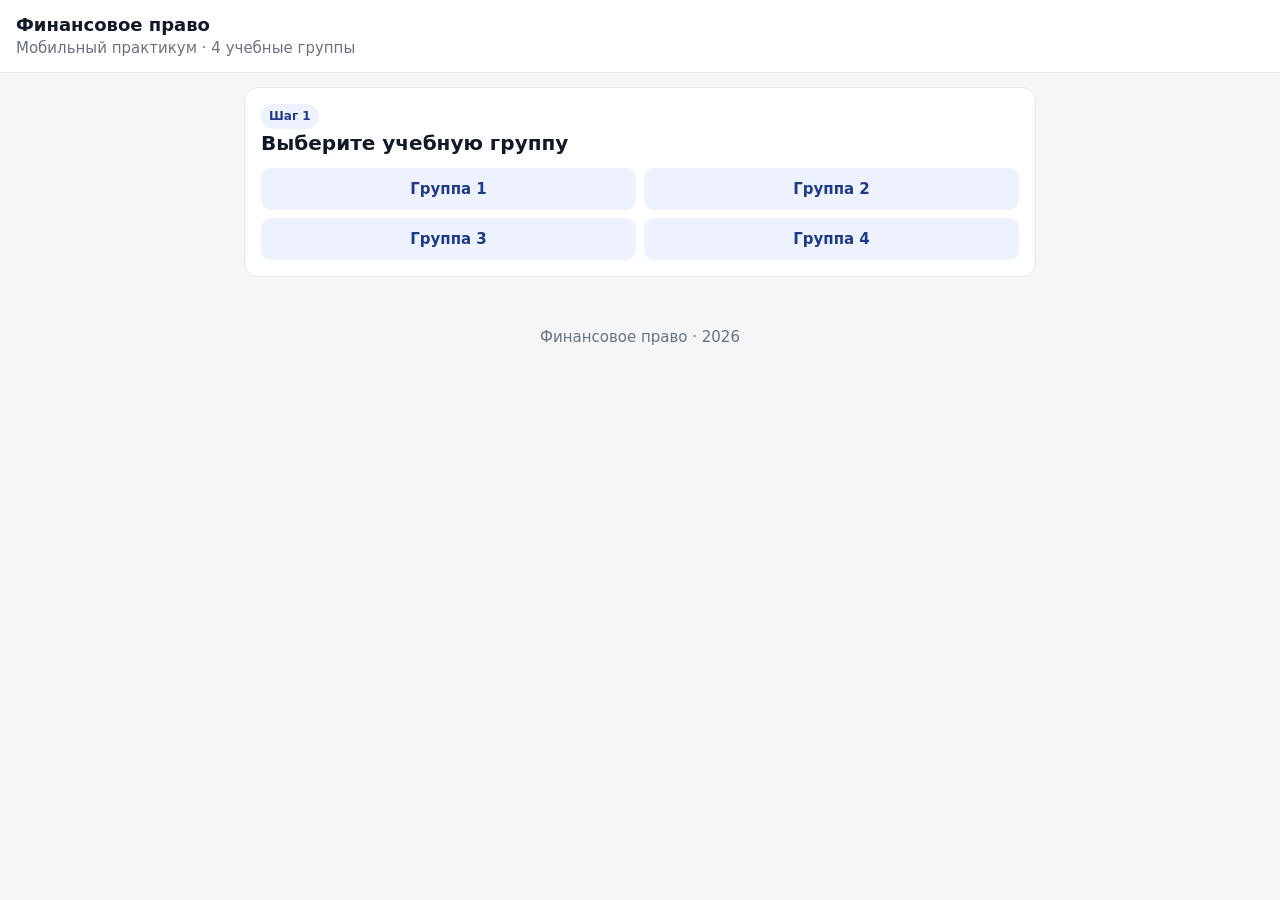
<file: index.html>
<!doctype html><html lang="ru"><head><meta charset="utf-8"><meta name="viewport" content="width=device-width,initial-scale=1"><meta name="theme-color" content="#173f7a"><title>Финансовое право</title><style>
:root{--a:#173f7a;--bg:#f4f6f8;--m:#6b7280;--l:#e5e7eb}*{box-sizing:border-box}body{margin:0;font:15px system-ui,-apple-system,Segoe UI,Arial;background:var(--bg);color:#111827;line-height:1.45}header{position:sticky;top:0;background:#fff;border-bottom:1px solid var(--l);padding:12px 16px;z-index:5}header b{font-size:18px}main{max-width:820px;margin:auto;padding:14px}.card{background:#fff;border:1px solid var(--l);border-radius:14px;padding:16px;margin:0 0 12px}h2{margin:0 0 10px;font-size:20px}h3{font-size:16px}.muted{color:var(--m)}button{width:100%;border:0;border-radius:10px;padding:12px;background:var(--a);color:#fff;font-weight:700}.alt{background:#eef2ff;color:#1e3a8a}.grid{display:grid;grid-template-columns:repeat(2,1fr);gap:8px}.hidden{display:none!important}.topic{display:flex;text-align:left;gap:10px;margin:8px 0;background:#fff;color:#111;border:1px solid var(--l)}.num{display:inline-grid;place-items:center;background:var(--a);color:#fff;border-radius:50%;width:32px;height:32px;flex:none}.task{background:#f8fafc;border-left:4px solid var(--a);padding:10px;border-radius:8px}.pill{display:inline-block;background:#eef2ff;color:#1e3a8a;padding:4px 8px;border-radius:99px;font-size:12px;font-weight:700}label{display:block;border:1px solid var(--l);border-radius:9px;padding:8px;margin:6px 0}textarea,input{width:100%;padding:10px;border:1px solid #cbd5e1;border-radius:9px}table{width:100%;border-collapse:collapse;font-size:12px}td,th{border:1px solid var(--l);padding:4px}footer{text-align:center;color:var(--m);padding:24px}@media(min-width:650px){.grid.five{grid-template-columns:repeat(5,1fr)}}
a.seminar-link{padding:12px;border-radius:10px;text-decoration:none;font-weight:700}.seminar-link:hover{border-color:var(--a);background:#eef2ff}button,a,input,textarea{font-family:inherit;font-size:inherit}input[type=radio]{width:auto}button:not(:disabled),a{cursor:pointer}:focus-visible{outline:3px solid #a97817;outline-offset:3px}.topic:disabled{opacity:.65;cursor:not-allowed}.journal-scroll{overflow-x:auto}.journal-scroll table{min-width:540px}
</style></head><body>
<header><b>Финансовое право</b><div class="muted">Мобильный практикум · 4 учебные группы</div></header><main>
<section id="group"><div class="card"><span class="pill">Шаг 1</span><h2>Выберите учебную группу</h2><div class="grid"><button class="alt" onclick="pickGroup(1)">Группа 1</button><button class="alt" onclick="pickGroup(2)">Группа 2</button><button class="alt" onclick="pickGroup(3)">Группа 3</button><button class="alt" onclick="pickGroup(4)">Группа 4</button></div></div></section>
<section id="home" class="hidden"><div class="card"><h2>Темы курса</h2><div id="badge" class="pill"></div><button class="alt" style="margin-top:9px" onclick="changeGroup()">Изменить группу</button></div><div id="topics" class="card"></div><div class="card"><button class="alt" onclick="teacherGate()">Вход преподавателя</button></div></section>
<section id="seminar" class="hidden"></section>
<section id="teacher" class="hidden"><div class="card"><h2>Панель преподавателя</h2><div class="grid"><button class="alt" onclick="tg(1)">Группа 1</button><button class="alt" onclick="tg(2)">Группа 2</button><button class="alt" onclick="tg(3)">Группа 3</button><button class="alt" onclick="tg(4)">Группа 4</button></div><p id="tgtitle" class="muted"></p><div class="journal-scroll" role="region" aria-label="Журнал группы" tabindex="0"><table><thead><tr><th>ФИО</th><th>Ком.</th><th>Сем.</th><th>Практ.</th><th>Докл.</th></tr></thead><tbody id="journal"></tbody></table></div><button style="margin-top:9px" onclick="saveJ()">Сохранить</button><div style="margin-top:12px"><b>Ключи преподавателя</b><div class="grid" style="margin-top:7px"><a class="seminar-link alt" href="seminar-6-teacher.html">Семинар 6</a><a class="seminar-link alt" href="seminar-7-teacher.html">Семинар 7</a></div></div><button class="alt" style="margin-top:10px" onclick="leaveTeacher()">Выйти</button></div></section>
</main><footer>Финансовое право · 2026</footer>
<script>
const PIN='5837';
const S=[
{n:1,t:'Финансы и финансовая система',warm:['Гражданин получил зарплату.','Организация уплатила налог на прибыль.','Гражданин дал другу 50 000 руб. взаймы.','Казначейство перечислило бюджетному учреждению средства.','Покупатель оплатил продукты.','Государство разместило ОФЗ.','ГУП перечислил часть прибыли собственнику.','Родители дали студенту деньги.'],main:'Всякое ли движение денег является финансами?',teams:[['Что такое финансы?','Дайте определение; назовите 3 признака; приведите пример.'],['Функции финансов','Назовите функции и по одному примеру.'],['Публичные и частные финансы','Разграничьте и приведите примеры.'],['Централизованные и децентрализованные','Сравните по субъекту, цели и фондам.'],['Финансовая система РФ','Постройте схему и объясните критерий.']],practice:['Постройте схему финансовой системы РФ.','Определите место федерального, регионального и местного бюджетов.','Определите место финансов ГУП, банка, ООО и гражданина.'],case:'Иванов купил автомобиль; ООО уплатило налог; субъект получил субсидию; муниципалитет получил субвенцию; Иванов дал брату деньги в долг. Какие отношения являются финансовыми и какие относятся к финансовому праву?',quiz:[['Всякое движение денег является финансовым отношением?','Нет'],['Федеральный бюджет относится к публичным финансам?','Да'],['Финансы ГУП автоматически входят в бюджетную систему?','Нет']],reports:['История финансовой деятельности государства.','Правовые и неправовые формы финансовой деятельности.','Методы финансовой деятельности.','Минфин России.','Федеральное казначейство.']},
{n:2,t:'Финансовая деятельность государства и муниципальных образований',warm:['Госдума принимает закон о федеральном бюджете.','ФНС взыскивает недоимку.','Муниципалитет заключает договор на ремонт здания администрации.','Казначейство осуществляет кассовое обслуживание бюджета.','Правительство утверждает правила предоставления субсидии.','Муниципалитет проводит праздник.','Банк России устанавливает ключевую ставку.','Минфин готовит проект акта по бюджетной политике.'],main:'Какой признак отличает финансовую деятельность от любого другого публичного управления?',teams:[['Понятие','Определите финансовую деятельность; назовите 4 признака.'],['Формы','Разграничьте правовые и неправовые формы; по 3 примера.'],['Методы','Методы мобилизации, распределения и использования средств.'],['Компетенция','РФ, субъект, муниципалитет: по 3 полномочия.'],['Органы','Общая и специальная компетенция: Правительство, Минфин, Казначейство, ФНС, Банк России.']],practice:['Схема разграничения предметов ведения РФ → субъект → муниципалитет.','Соотношение правовых и неправовых форм.','Схема «направления → методы».','Взаимодействие Президента РФ, Правительства РФ и Банка России.'],case:'Муниципальный совет решил установить новый обязательный платеж, получить бюджетный кредит, предусмотреть субсидии учреждениям и подготовить изменения в местный бюджет. Где возникает вопрос компетенции, какая форма и какой метод используются?',quiz:[['Финансовая деятельность связана с публичными денежными фондами?','Да'],['Нормативный акт — правовая форма?','Да'],['Уплата налога — обязательная мобилизация средств?','Да'],['Казначейство — орган специальной компетенции?','Да']],reports:['Понятие, цели и задачи финансового контроля.','Принципы финансового контроля.','Предварительный, текущий и последующий контроль.','Счетная палата РФ.','Федеральное казначейство.','Росфинмониторинг.','Аудиторский контроль.']},
{n:3,t:'Финансовый контроль',warm:['Счетная палата проверяет исполнение федерального бюджета.','Казначейство проверяет условия бюджетной субсидии.','Банк проводит внутреннюю проверку кассира.','Росфинмониторинг анализирует подозрительные операции.','ФНС проводит камеральную проверку.','Аудитор выражает мнение о финансовой отчетности.','Муниципальный КСО проверяет местный бюджет.','Руководитель фирмы проверяет план продаж.'],main:'Какие признаки отличают финансовый контроль от любого другого контроля?',teams:[['Понятие и задачи','Дайте определение; назовите не менее 4 задач; отличите от общего контроля.'],['Принципы','Назовите принципы; 3 покажите на практике.'],['Виды','Разграничьте предварительный, текущий и последующий контроль.'],['Органы','Счетная палата, Казначейство, муниципальный КСО: место и полномочия.'],['Аудит и мониторинг','Сопоставьте государственный контроль, аудит и Росфинмониторинг.']],practice:['Счетная палата: функции → полномочия → объекты → результат.','Росфинмониторинг: задачи → информация → анализ → реагирование.','Сравните государственный контроль / аудит / финансовый мониторинг.','Покажите три стадии контроля на примере бюджетной субсидии.'],case:'Учреждение получило субсидию. До договора проверили лимиты; при исполнении Казначейство приостановило платеж; после года КСО выявил нецелевое использование; аудитор указал на искажение отчетности. Определите виды контроля, субъектов и возможные последствия.',quiz:[['Предварительный контроль проводится до операции?','Да'],['Счетная палата — внешний государственный аудит (контроль)?','Да'],['Аудиторское заключение заменяет государственную проверку?','Нет'],['Росфинмониторинг связан с ПОД/ФТ?','Да']],reports:['История финансового права.','Понятие и предмет финансового права.','Метод финансово-правового регулирования.','Финансовое право в системе российского права.','Система финансового права.','Принципы финансового права.','Наука финансового права.','Институты финансового права.','Финансово-контрольное право.','Источники финансового права.']}
];
let group=+(localStorage.finlaw_group||0),team=0,tgroup=+(localStorage.finlaw_teacher_group||1);
const $=id=>document.getElementById(id);
function pickGroup(n){group=n;localStorage.finlaw_group=n;$('group').classList.add('hidden');$('home').classList.remove('hidden');renderHome()}
function changeGroup(){$('home').classList.add('hidden');$('group').classList.remove('hidden')}
function renderHome(){
$('badge').textContent='Учебная группа '+group;
const future=['Финансовое право как отрасль','Ответственность за налоговые правонарушения. Защита прав налогоплательщиков','Бюджетная система','Бюджетный процесс','Государственный кредит','Обязательное социальное страхование','Денежная система','Валютное регулирование','Банковская система','Национальная платежная система','Финансовый рынок'];
$('topics').innerHTML=S.map(s=>`<button class="topic" onclick="openS(${s.n})"><span class="num">${s.n}</span><span><b>${s.t}</b><br><span class="muted">Материалы готовы</span></span></button>`).join('')+future.map((title,i)=>i<4?`<a class="topic seminar-link" href="seminar-${i+4}.html?group=${group}"><span class="num">${i+4}</span><span><b>${title}</b><br><span class="muted">Материалы готовы · ${i<2?'90':'80'} минут</span></span></a>`:`<button class="topic" disabled><span class="num">${i+4}</span><span><b>${title}</b><br><span class="muted">Материалы пока не размещены</span></span></button>`).join('')
}
function openS(n){team=0;const s=S[n-1];$('home').classList.add('hidden');$('seminar').classList.remove('hidden');$('seminar').innerHTML=`<button class="alt" onclick="back()">← Все темы</button><div class="card"><span class="pill">Семинар ${s.n}</span><h2>${s.t}</h2><div class="muted">Учебная группа ${group}</div></div><div class="card"><h2>1. Разминка</h2><ol>${s.warm.map(x=>`<li>${x}</li>`).join('')}</ol><div class="task"><b>Главный вопрос:</b> ${s.main}</div></div><div class="card"><h2>2. Задание команды</h2><div class="grid five">${s.teams.map((x,i)=>`<button class="alt" onclick="showT(${s.n},${i})">Команда ${i+1}</button>`).join('')}</div><div id="teamBox" class="task" style="margin-top:9px">Выберите команду</div><textarea id="draft" rows="5" placeholder="Черновик команды"></textarea><button style="margin-top:8px" onclick="saveDraft(${s.n})">Сохранить черновик</button></div><div class="card"><h2>3. Практикум</h2><ol>${s.practice.map(x=>`<li>${x}</li>`).join('')}</ol></div><div class="card"><h2>4. Мини-кейс</h2><p>${s.case}</p></div><div class="card"><h2>5. Итоговый тест</h2><input id="studentName" placeholder="Фамилия и имя">${s.quiz.map((q,i)=>`<p><b>${i+1}. ${q[0]}</b></p><label><input type="radio" name="q${i}" value="Да"> Да</label><label><input type="radio" name="q${i}" value="Нет"> Нет</label>`).join('')}<button onclick="grade(${s.n})">Проверить</button><p id="result"></p></div><div class="card"><h2>6. Доклады на следующий семинар</h2><ol>${s.reports.map(x=>`<li>${x}</li>`).join('')}</ol><div class="task">До 5 минут, до 5 слайдов, последний слайд — практический вопрос группе.</div></div>`}
function back(){$('seminar').classList.add('hidden');$('home').classList.remove('hidden');renderHome()}
function showT(sn,i){team=i+1;const x=S[sn-1].teams[i];$('teamBox').innerHTML='<h3>'+x[0]+'</h3><p>'+x[1]+'</p>';$('draft').value=localStorage.getItem(`fl_${group}_${sn}_${team}`)||''}
function saveDraft(sn){if(!team)return alert('Сначала выберите команду');localStorage.setItem(`fl_${group}_${sn}_${team}`,$('draft').value);alert('Сохранено')}
function grade(sn){const s=S[sn-1];let score=0;s.quiz.forEach((q,i)=>{let e=document.querySelector(`input[name=q${i}]:checked`);if(e&&e.value===q[1])score++});$('result').textContent=($('studentName').value?$('studentName').value+': ':'')+score+' из '+s.quiz.length}
function teacherGate(){const p=prompt('PIN преподавателя');if(p===PIN){$('home').classList.add('hidden');$('teacher').classList.remove('hidden');tg(tgroup)}else if(p!==null)alert('Неверный PIN')}
function leaveTeacher(){$('teacher').classList.add('hidden');$('home').classList.remove('hidden')}
function tg(n){tgroup=n;localStorage.finlaw_teacher_group=n;$('tgtitle').textContent='Группа '+n;renderJ()}
function renderJ(){let a=[];for(let i=1;i<=30;i++)a.push(`<tr><td><input data-k="n${i}" placeholder="${i}. ФИО"></td><td><input data-k="c${i}"></td><td><input data-k="s${i}"></td><td><input data-k="p${i}"></td><td><input data-k="d${i}"></td></tr>`);$('journal').innerHTML=a.join('');document.querySelectorAll('#journal [data-k]').forEach(e=>e.value=localStorage.getItem(`tj_${tgroup}_${e.dataset.k}`)||'')}
function saveJ(){document.querySelectorAll('#journal [data-k]').forEach(e=>localStorage.setItem(`tj_${tgroup}_${e.dataset.k}`,e.value));alert('Группа сохранена')}
if(group){$('group').classList.add('hidden');$('home').classList.remove('hidden');renderHome()}
</script></body></html>
</file>
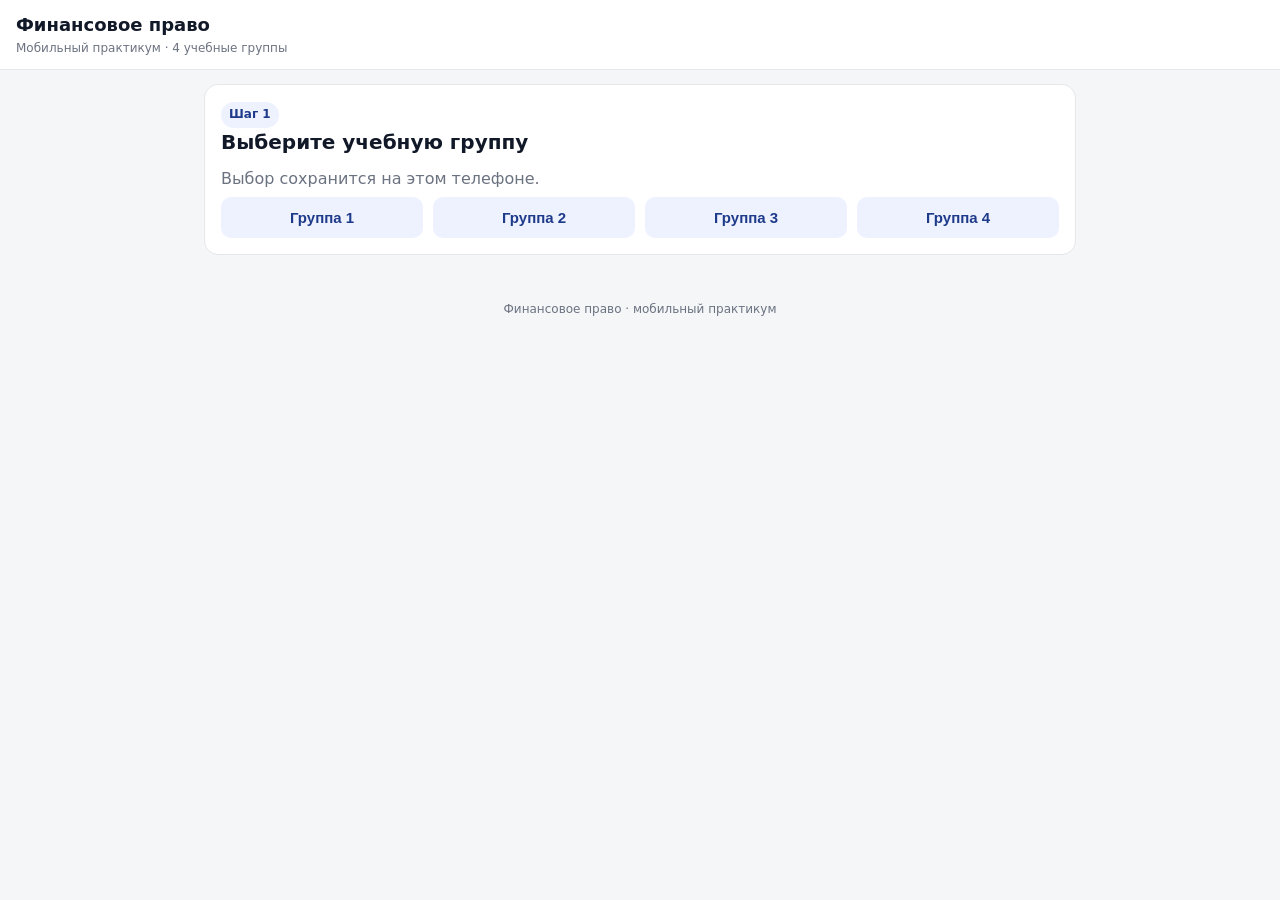
<file: index (4).html>
<!doctype html>
<html lang="ru">
<head>
<meta charset="utf-8">
<meta name="viewport" content="width=device-width, initial-scale=1, viewport-fit=cover">
<meta name="theme-color" content="#173f7a">
<title>Финансовое право — мобильный практикум</title>
<style>
:root{--bg:#f4f6f8;--card:#fff;--text:#111827;--muted:#6b7280;--line:#e5e7eb;--accent:#173f7a;--accent2:#eef2ff;--ok:#0f766e;--danger:#b91c1c}
*{box-sizing:border-box} body{margin:0;font-family:system-ui,-apple-system,Segoe UI,Roboto,Arial,sans-serif;background:var(--bg);color:var(--text);line-height:1.45}
header{position:sticky;top:0;z-index:10;background:#fff;border-bottom:1px solid var(--line);padding:12px 16px}
header h1{font-size:18px;margin:0} header p{margin:2px 0 0;color:var(--muted);font-size:12px}
main{max-width:900px;margin:auto;padding:14px} .card{background:#fff;border:1px solid var(--line);border-radius:14px;padding:16px;margin-bottom:12px}
h2{font-size:20px;margin:0 0 10px} h3{font-size:16px;margin:0 0 8px} p{margin:7px 0}
.muted{color:var(--muted)} .small{font-size:13px} .hidden{display:none!important}
button{width:100%;border:0;border-radius:10px;padding:12px 14px;background:var(--accent);color:#fff;font-weight:700;font-size:15px;cursor:pointer}
button.secondary{background:var(--accent2);color:#1e3a8a} button.ghost{background:#fff;color:var(--accent);border:1px solid #bfd0f4}
button.alt{background:#eef2ff;color:#1e3a8a} button.danger{background:#fee2e2;color:#991b1b}
.group-grid{display:grid;grid-template-columns:repeat(2,1fr);gap:10px} .group-btn.selected{outline:3px solid #9bb2df}
.topic-card{display:flex;gap:12px;align-items:flex-start;text-align:left;background:#fff;border:1px solid var(--line);color:var(--text);margin:8px 0}
.topic-card .num{display:grid;place-items:center;min-width:34px;height:34px;border-radius:50%;background:var(--accent);color:#fff;font-weight:800}
.topic-card small{display:block;color:var(--muted);margin-top:3px} .topic-card.active{background:#f8faff;border-color:#9bb2df}
.grid{display:grid;grid-template-columns:repeat(2,minmax(0,1fr));gap:8px} .task{padding:10px 12px;border-left:4px solid var(--accent);background:#f8fafc;border-radius:8px;margin:8px 0}
.pill{display:inline-block;background:#eef2ff;color:#1e3a8a;padding:4px 8px;border-radius:999px;font-size:12px;font-weight:700}
ol,ul{padding-left:22px} textarea,input[type=text],input[type=password],input[type=number]{width:100%;padding:10px;border:1px solid #cbd5e1;border-radius:10px;font:inherit;background:white}
.quiz label{display:block;padding:9px 10px;border:1px solid var(--line);border-radius:10px;margin:6px 0;background:#fff}
.result{font-weight:800;font-size:18px;margin-top:10px} .back{margin-bottom:10px;background:#eef2ff;color:#1e3a8a}
.badge{display:inline-block;border:1px solid #cbd5e1;border-radius:999px;padding:5px 9px;font-size:12px;margin-top:6px}
.teacherbar{display:flex;justify-content:space-between;gap:8px;align-items:center} .teacherbar button{width:auto}
.group-tabs{display:grid;grid-template-columns:repeat(4,1fr);gap:7px} .group-tabs button.active{outline:3px solid #9bb2df}
.timer{font-size:38px;font-weight:800;font-variant-numeric:tabular-nums}
.timeline{display:grid;grid-template-columns:78px 1fr;gap:7px 12px} .timeline div{padding:5px 0;border-bottom:1px solid #f0f0f0}
.key{background:#f8fafc;border-left:4px solid var(--ok);padding:10px;border-radius:8px;margin:8px 0}
table{width:100%;border-collapse:collapse;font-size:12px} th,td{border:1px solid var(--line);padding:4px;text-align:center} th:first-child,td:first-child{text-align:left}
table input{border:0;padding:6px;border-radius:0;background:transparent}
#authGate{position:fixed;inset:0;z-index:9999;background:#f4f6f8;display:none;align-items:center;justify-content:center;padding:20px}
#authGate .modal{max-width:360px;width:100%;background:#fff;border:1px solid var(--line);border-radius:16px;padding:20px}
footer{padding:20px 12px 40px;color:var(--muted);font-size:12px;text-align:center}
@media(min-width:640px){.grid{grid-template-columns:repeat(5,1fr)} .group-grid{grid-template-columns:repeat(4,1fr)}}
@media(max-width:600px){table{font-size:11px} .group-tabs{grid-template-columns:repeat(2,1fr)}}
</style>
</head>
<body>

<div id="authGate">
  <div class="modal">
    <h2>Вход преподавателя</h2>
    <p class="muted">Введите PIN-код.</p>
    <input id="teacherPin" type="password" inputmode="numeric" maxlength="8" placeholder="PIN">
    <button style="margin-top:10px" onclick="checkTeacherPin()">Войти</button>
    <p id="pinError" style="color:var(--danger);font-size:13px"></p>
    <button class="alt" onclick="closeTeacherGate()">Назад</button>
  </div>
</div>

<header id="studentHeader"><h1>Финансовое право</h1><p>Мобильный практикум · 4 учебные группы</p></header>
<header id="teacherHeader" class="hidden">
  <div class="teacherbar">
    <div><h1>Преподаватель · Финансовое право</h1><p>Электронная панель</p></div>
    <button class="alt" onclick="logoutTeacher()">Выйти</button>
  </div>
</header>

<main>
<section id="studentApp">

<section id="groupSelect">
  <div class="card">
    <span class="pill">Шаг 1</span>
    <h2>Выберите учебную группу</h2>
    <p class="muted">Выбор сохранится на этом телефоне.</p>
    <div class="group-grid">
      <button class="secondary" onclick="selectGroup(1)">Группа 1</button>
      <button class="secondary" onclick="selectGroup(2)">Группа 2</button>
      <button class="secondary" onclick="selectGroup(3)">Группа 3</button>
      <button class="secondary" onclick="selectGroup(4)">Группа 4</button>
    </div>
  </div>
</section>

<section id="home" class="hidden">
  <div class="card">
    <span class="pill">Студентам</span>
    <h2>Темы курса</h2>
    <span id="groupBadge" class="badge"></span>
    <button class="ghost" style="margin-top:10px" onclick="changeGroup()">Изменить группу</button>
  </div>
  <div class="card"><button class="topic-card active" onclick="openTopic('1')">
      <span class="num">1</span>
      <span><b>Финансы и финансовая система</b><small>Материалы готовы</small></span>
    </button>
<button class="topic-card " onclick="openTopic('2')">
      <span class="num">2</span>
      <span><b>Финансовая деятельность государства и муниципальных образований</b><small>Раздел подготовлен для наполнения</small></span>
    </button>
<button class="topic-card " onclick="openTopic('3')">
      <span class="num">3</span>
      <span><b>Финансовый контроль</b><small>Раздел подготовлен для наполнения</small></span>
    </button>
<button class="topic-card " onclick="openTopic('4')">
      <span class="num">4</span>
      <span><b>Финансовое право как отрасль российского права</b><small>Раздел подготовлен для наполнения</small></span>
    </button>
<button class="topic-card " onclick="openTopic('5')">
      <span class="num">5</span>
      <span><b>Правовые основы налоговой системы России</b><small>Раздел подготовлен для наполнения</small></span>
    </button>
<button class="topic-card " onclick="openTopic('6')">
      <span class="num">6</span>
      <span><b>Правовые основы бюджетной системы России</b><small>Раздел подготовлен для наполнения</small></span>
    </button>
<button class="topic-card " onclick="openTopic('7')">
      <span class="num">7</span>
      <span><b>Правовые основы бюджетного процесса</b><small>Раздел подготовлен для наполнения</small></span>
    </button>
<button class="topic-card " onclick="openTopic('8')">
      <span class="num">8</span>
      <span><b>Правовые основы государственного (муниципального) кредита</b><small>Раздел подготовлен для наполнения</small></span>
    </button>
<button class="topic-card " onclick="openTopic('9')">
      <span class="num">9</span>
      <span><b>Финансово-правовые основы обязательного социального страхования</b><small>Раздел подготовлен для наполнения</small></span>
    </button>
<button class="topic-card " onclick="openTopic('10')">
      <span class="num">10</span>
      <span><b>Правовые основы денежной системы государства</b><small>Раздел подготовлен для наполнения</small></span>
    </button>
<button class="topic-card " onclick="openTopic('11')">
      <span class="num">11</span>
      <span><b>Валютное регулирование и валютный контроль</b><small>Раздел подготовлен для наполнения</small></span>
    </button>
<button class="topic-card " onclick="openTopic('12')">
      <span class="num">12</span>
      <span><b>Финансово-правовые основы банковской системы</b><small>Раздел подготовлен для наполнения</small></span>
    </button>
<button class="topic-card " onclick="openTopic('13')">
      <span class="num">13</span>
      <span><b>Правовые основы национальной платежной системы</b><small>Раздел подготовлен для наполнения</small></span>
    </button>
<button class="topic-card " onclick="openTopic('14')">
      <span class="num">14</span>
      <span><b>Публично-правовые основы финансового рынка</b><small>Раздел подготовлен для наполнения</small></span>
    </button></div>
  <div class="card">
    <p class="small muted" style="text-align:center">Служебный раздел</p>
    <button class="ghost" onclick="teacherLogin()">Вход преподавателя</button>
  </div>
</section>

<section id="topic1" class="hidden">
<button class="back" onclick="goHome()">← Все темы</button>
<div class="card">
<span class="pill">Семинар 1</span><h2>Финансы и финансовая система</h2>
<p id="topicGroup" class="muted"></p>
<p>Работаем в 5 командах. На защиту каждого ответа — до 2 минут.</p>
</div>

<div class="card">
<h2>1. Разминка: «Финансы или просто деньги?»</h2>
<ol>
<li>Гражданин получил зарплату.</li><li>Организация уплатила налог на прибыль.</li>
<li>Один гражданин дал другому 50 000 руб. взаймы.</li><li>Федеральное казначейство перечислило бюджетному учреждению средства.</li>
<li>Покупатель заплатил 3 000 руб. за продукты.</li><li>Государство разместило облигации федерального займа.</li>
<li>Государственное предприятие перечислило часть прибыли собственнику.</li><li>Родители дали студенту 5 000 руб. на неделю.</li>
</ol>
<div class="task"><b>Главный вопрос:</b> всякое ли движение денег является финансами?</div>
</div>

<div class="card">
<h2>2. Рабочая команда</h2>
<div class="grid">
<button class="secondary" onclick="showTeam(1)">Команда 1</button><button class="secondary" onclick="showTeam(2)">Команда 2</button>
<button class="secondary" onclick="showTeam(3)">Команда 3</button><button class="secondary" onclick="showTeam(4)">Команда 4</button>
<button class="secondary" onclick="showTeam(5)">Команда 5</button>
</div>
<div id="team1" class="hidden task"><h3>Команда 1 · Что такое финансы?</h3><ol><li>Сформулируйте собственное определение.</li><li>Назовите не менее трёх признаков.</li><li>Приведите один пример.</li></ol></div>
<div id="team2" class="hidden task"><h3>Команда 2 · Функции финансов</h3><ol><li>Назовите основные функции.</li><li>К каждой приведите пример.</li><li>Объясните значение для государства.</li></ol></div>
<div id="team3" class="hidden task"><h3>Команда 3 · Государственные и частные финансы</h3><ol><li>Определите различия.</li><li>Приведите по три примера.</li><li>Куда отнести финансы государственного предприятия?</li></ol></div>
<div id="team4" class="hidden task"><h3>Команда 4 · Централизованные и децентрализованные финансы</h3><p>Сравните: кто формирует, для чего используются, кто распоряжается, примеры фондов.</p></div>
<div id="team5" class="hidden task"><h3>Команда 5 · Финансовая система РФ</h3><ol><li>Дайте определение.</li><li>Назовите элементы.</li><li>Предложите иерархическую схему.</li></ol></div>
<h3 style="margin-top:14px">Черновик команды</h3>
<textarea id="draft" rows="5" placeholder="Ответ сохраняется только на этом телефоне."></textarea>
<button class="ghost" style="margin-top:8px" onclick="saveDraft()">Сохранить черновик</button><p id="saved" class="small muted"></p>
</div>

<div class="card">
<h2>3. Практическое задание</h2>
<p>Определите место в финансовой системе: федерального бюджета, бюджета Краснодарского края, местного бюджета, Социального фонда России, ФОМС, финансов ГУП и МУП, коммерческого банка, ООО, гражданина и государственного кредита.</p>
<div class="task"><b>Спорный вопрос:</b> финансы государственного предприятия — государственные финансы или финансы организаций?</div>
</div>

<div class="card">
<h2>4. Мини-кейс</h2>
<p>Иванов перечислил ООО «Авто» 1 000 000 руб. за автомобиль. ООО «Авто» перечислило 200 000 руб. налога в бюджет. Из федерального бюджета субъекту РФ предоставлена субсидия. Из бюджета субъекта муниципальному образованию предоставлена субвенция. Иванов перевёл брату 100 000 руб. в долг.</p>
<ol><li>Найдите все случаи движения денег.</li><li>Все ли они являются финансовыми отношениями?</li><li>Какие потенциально относятся к предмету финансового права?</li></ol>
</div>

<div class="card quiz">
<h2>5. Итоговый мини-тест</h2>
<input type="text" id="name" placeholder="Фамилия и имя">
<p><b>1. Всякое ли движение денежных средств является финансовым отношением?</b></p>
<label><input type="radio" name="q1" value="a"> Да</label><label><input type="radio" name="q1" value="b"> Нет</label>
<p><b>2. Федеральный бюджет относится к:</b></p>
<label><input type="radio" name="q2" value="a"> частным финансам</label><label><input type="radio" name="q2" value="b"> публичным финансам</label><label><input type="radio" name="q2" value="c"> исключительно финансам организаций</label>
<p><b>3. Финансы государственного предприятия автоматически являются частью бюджетной системы РФ?</b></p>
<label><input type="radio" name="q3" value="a"> Да</label><label><input type="radio" name="q3" value="b"> Нет</label>
<button onclick="grade()">Проверить</button>
<div id="result" class="result"></div>
<p class="small muted">Покажите результат преподавателю на экране телефона.</p>
</div>
</section>


<section id="topic2" class="hidden">
<button class="back" onclick="goHome()">← Все темы</button>
<div class="card"><span class="pill">Семинар 2</span><h2>Финансовая деятельность государства и муниципальных образований</h2><p id="topic2Group" class="muted"></p><p>5 команд · практикум · мини-кейс · итоговый тест.</p></div>
<div class="card"><h2>1. Разминка</h2><ol><li>Госдума принимает закон о федеральном бюджете.</li><li>ФНС взыскивает недоимку.</li><li>Муниципалитет заключает договор на ремонт здания администрации.</li><li>Казначейство осуществляет кассовое обслуживание исполнения бюджета.</li><li>Правительство утверждает правила предоставления субсидии.</li><li>Муниципалитет проводит праздничное мероприятие.</li><li>Банк России устанавливает ключевую ставку.</li><li>Минфин готовит проект акта по бюджетной политике.</li></ol><div class="task"><b>Главный вопрос:</b> какой признак отличает финансовую деятельность от любого другого публичного управления?</div></div>
<div class="card"><h2>2. Задание команды</h2><div class="grid"><button class="secondary" onclick="showTeam2(1)">Команда 1</button><button class="secondary" onclick="showTeam2(2)">Команда 2</button><button class="secondary" onclick="showTeam2(3)">Команда 3</button><button class="secondary" onclick="showTeam2(4)">Команда 4</button><button class="secondary" onclick="showTeam2(5)">Команда 5</button></div>
<div id="s2t1" class="hidden task"><h3>Понятие</h3><ol><li>Дайте определение финансовой деятельности.</li><li>Назовите 4 признака.</li><li>Почему она шире бюджетной деятельности?</li></ol></div>
<div id="s2t2" class="hidden task"><h3>Формы</h3><ol><li>Разграничьте правовые и неправовые формы.</li><li>По 3 примера каждой.</li><li>Подготовка проекта бюджета — какая форма?</li></ol></div>
<div id="s2t3" class="hidden task"><h3>Методы</h3><ol><li>Методы мобилизации средств.</li><li>Методы распределения и использования.</li><li>Обязательное и добровольное привлечение средств.</li></ol></div>
<div id="s2t4" class="hidden task"><h3>Компетенция</h3><ol><li>РФ, субъект, муниципалитет: по 3 полномочия.</li><li>Что нельзя передать муниципалитету без правового основания?</li></ol></div>
<div id="s2t5" class="hidden task"><h3>Органы</h3><ol><li>Общая и специальная компетенция.</li><li>Распределите Федеральное Собрание, Правительство, Минфин, Казначейство, ФНС, Банк России, муниципальный финансовый орган.</li></ol></div>
<textarea id="draft2" rows="5" placeholder="Черновик команды"></textarea><button class="ghost" style="margin-top:8px" onclick="saveDraft2()">Сохранить черновик</button><p id="saved2" class="small muted"></p></div>
<div class="card"><h2>3. Практикум по РПД</h2><ol><li>Схема разграничения предметов ведения: РФ → субъект РФ → муниципальное образование.</li><li>Соотношение правовых и неправовых форм.</li><li>Схема «направления → методы финансовой деятельности».</li><li>Схема взаимодействия Президента РФ, Правительства РФ и Банка России.</li><li>Карта: орган → функция → форма действия → результат.</li></ol></div>
<div class="card"><h2>4. Мини-кейс</h2><p>Муниципальный совет решил установить новый обязательный платеж для всех организаций; получить бюджетный кредит; предусмотреть субсидии муниципальным учреждениям; заключить договор с банком для технического обслуживания платежей; поручить финансовому органу подготовить изменения в местный бюджет.</p><ol><li>Какие действия относятся к финансовой деятельности?</li><li>Где нужна правовая форма?</li><li>Какой метод используется?</li><li>Где главный вопрос о компетенции?</li></ol></div>
<div class="card quiz"><h2>5. Итоговый тест</h2><input type="text" id="name2" placeholder="Фамилия и имя">
<p><b>1. Финансовая деятельность:</b></p><label><input type="radio" name="s2q1" value="a"> любое управление</label><label><input type="radio" name="s2q1" value="b"> формирование, распределение и использование публичных денежных фондов</label>
<p><b>2. Правовая форма:</b></p><label><input type="radio" name="s2q2" value="a"> нормативный акт</label><label><input type="radio" name="s2q2" value="b"> совещание</label>
<p><b>3. Уплата налога:</b></p><label><input type="radio" name="s2q3" value="a"> обязательная мобилизация</label><label><input type="radio" name="s2q3" value="b"> финансирование</label>
<p><b>4. Казначейство:</b></p><label><input type="radio" name="s2q4" value="a"> специальная компетенция</label><label><input type="radio" name="s2q4" value="b"> судебный орган</label>
<p><b>5. Муниципальная компетенция:</b></p><label><input type="radio" name="s2q5" value="a"> не ограничена</label><label><input type="radio" name="s2q5" value="b"> в пределах предоставленных законом полномочий</label>
<button onclick="grade2()">Проверить</button><div id="result2" class="result"></div></div>
<div class="card"><h2>6. Доклады на следующий семинар: «Финансовый контроль»</h2><ol><li>Понятие, цели и задачи финансового контроля.</li><li>История финансового контроля в России.</li><li>Принципы финансового контроля.</li><li>Предварительный, текущий и последующий контроль.</li><li>Формы и методы финансового контроля.</li><li>Система органов финансового контроля.</li><li>Счётная палата РФ.</li><li>Федеральное казначейство.</li><li>Росфинмониторинг.</li><li>Аудиторский контроль.</li></ol><div class="task"><b>Правило:</b> до 5 минут, до 5 слайдов, последний слайд — практический вопрос группе.</div></div>
</section>

<section id="placeholder" class="hidden">
<button class="back" onclick="goHome()">← Все темы</button>
<div class="card"><span class="pill">Раздел готов</span><h2 id="phTitle"></h2><p id="phGroup" class="muted"></p>
<p>Каркас занятия уже включён. Материалы будут добавляться без изменения общей ссылки.</p>
<div class="task">Структура: разминка → командные задания → практическая задача → мини-кейс → итоговый тест.</div></div>
</section>

</section>

<section id="teacherApp" class="hidden">
  <div class="card">
    <h2>Учебная группа</h2>
    <div class="group-tabs">
      <button id="g1" onclick="switchGroup(1)">Группа 1</button>
      <button id="g2" onclick="switchGroup(2)">Группа 2</button>
      <button id="g3" onclick="switchGroup(3)">Группа 3</button>
      <button id="g4" onclick="switchGroup(4)">Группа 4</button>
    </div>
    <p class="small muted">У каждой группы — собственный список и оценки. Данные сохраняются в браузере этого устройства.</p>
  </div>

  <div class="card">
    <h2 id="groupTitle">Группа 1 · Семинар 1</h2>
    <div class="timeline">
      <div><b>0–7</b></div><div>Организация и деление на 5 команд.</div>
      <div><b>7–17</b></div><div>Разминка.</div>
      <div><b>17–37</b></div><div>Командные задания.</div>
      <div><b>37–57</b></div><div>Практическая схема.</div>
      <div><b>57–72</b></div><div>Защита и критика.</div>
      <div><b>72–82</b></div><div>Мини-кейс.</div>
      <div><b>82–90</b></div><div>Тест и доклады.</div>
    </div>
  </div>

  <div class="card"><h2>Таймер</h2><div id="timer" class="timer">08:00</div>
    <div class="grid">
      <button onclick="setT(8)">8 мин</button><button onclick="setT(5)">5 мин</button><button onclick="setT(2)">2 мин</button>
      <button class="alt" onclick="toggle()">Старт / пауза</button><button class="alt" onclick="resetT()">Сброс</button>
    </div>
  </div>

  <div class="card"><h2>Ключ преподавателя</h2>
    <details open><summary>Главная идея занятия</summary><div class="key">Не всякое движение денег является финансовым отношением. Для финансов характерны отношения по формированию, распределению и использованию денежных фондов; для финансового права дополнительно важен публично-правовой характер регулирования.</div></details>
    <details><summary>Разминка</summary><div class="key">Наиболее очевидные финансовые эпизоды: налог, бюджетное финансирование, государственный займ, перечисление части прибыли государственного предприятия собственнику.</div></details>
    <details><summary>Функции финансов</summary><div class="key">Базовый ориентир: распределительная и контрольная; возможны иные доктринальные классификации при аргументации.</div></details>
    <details><summary>Государственное предприятие</summary><div class="key">Не отождествлять финансы государственного предприятия с бюджетной системой: это финансы организации при наличии публичного собственника.</div></details>
    <details><summary>Мини-кейс</summary><div class="key">Финансово-правовой характер: налог, субсидия, субвенция. Купля-продажа и частный займ — прежде всего гражданско-правовые отношения.</div></details>
    <details><summary>Тест</summary><div class="key">1 — Нет; 2 — публичным финансам; 3 — Нет.</div></details>
  </div>

  <div class="card">
    <h2>Электронный журнал · <span id="journalGroup">Группа 1</span></h2>
    <table id="score"><thead><tr><th>Студент</th><th>Ком.</th><th>Семинар</th><th>Практика</th><th>Доклад</th><th>Итог</th></tr></thead><tbody></tbody></table>
    <button style="margin-top:10px" onclick="saveTable()">Сохранить группу</button>
    <button class="danger" style="margin-top:8px" onclick="clearCurrent()">Очистить текущую группу</button>
  </div>

  <div class="card"><h2>Темы докладов на следующее занятие</h2>
    <ol>
      <li>Президент РФ в финансовой деятельности государства.</li><li>Правительство РФ.</li><li>Министерство финансов РФ.</li>
      <li>Федеральное казначейство.</li><li>ФНС России.</li><li>Банк России.</li><li>Счётная палата РФ.</li>
      <li>Финансовые полномочия субъекта РФ.</li><li>Финансовая деятельность муниципального образования.</li>
    </ol>
    <p><b>Правило:</b> до 5 минут, до 5 слайдов, последний слайд — практический вопрос группе.</p>
  </div>
</section>

</main>
<footer>Финансовое право · мобильный практикум</footer>

<script>
const PIN='5837';
const titles={"1": "Финансы и финансовая система", "2": "Финансовая деятельность государства и муниципальных образований", "3": "Финансовый контроль", "4": "Финансовое право как отрасль российского права", "5": "Правовые основы налоговой системы России", "6": "Правовые основы бюджетной системы России", "7": "Правовые основы бюджетного процесса", "8": "Правовые основы государственного (муниципального) кредита", "9": "Финансово-правовые основы обязательного социального страхования", "10": "Правовые основы денежной системы государства", "11": "Валютное регулирование и валютный контроль", "12": "Финансово-правовые основы банковской системы", "13": "Правовые основы национальной платежной системы", "14": "Публично-правовые основы финансового рынка"};
let selectedGroup=Number(localStorage.getItem('finlaw_group')||0);
let currentGroup=Number(localStorage.getItem('finlaw_teacher_group')||1);
let secs=480,base=480,run=false,iv=null;

function selectGroup(n){
 selectedGroup=n; localStorage.setItem('finlaw_group',n);
 document.getElementById('groupSelect').classList.add('hidden'); document.getElementById('home').classList.remove('hidden'); updateGroupUI();
}
function changeGroup(){document.getElementById('home').classList.add('hidden');document.getElementById('topic1').classList.add('hidden');document.getElementById('topic2').classList.add('hidden');document.getElementById('placeholder').classList.add('hidden');document.getElementById('groupSelect').classList.remove('hidden')}
function updateGroupUI(){
 const t='Учебная группа '+selectedGroup;
 document.getElementById('groupBadge').textContent=t; document.getElementById('topicGroup').textContent=t; if(document.getElementById('topic2Group'))document.getElementById('topic2Group').textContent=t; document.getElementById('phGroup').textContent=t;
}
function openTopic(n){
 document.getElementById('home').classList.add('hidden');document.getElementById('topic1').classList.add('hidden');document.getElementById('topic2').classList.add('hidden');document.getElementById('placeholder').classList.add('hidden');
 if(n==='1')document.getElementById('topic1').classList.remove('hidden');
 else if(n==='2')document.getElementById('topic2').classList.remove('hidden');
 else{document.getElementById('phTitle').textContent='Тема '+n+'. '+titles[n];document.getElementById('placeholder').classList.remove('hidden')}
 updateGroupUI();window.scrollTo(0,0);
}
function goHome(){document.getElementById('topic1').classList.add('hidden');document.getElementById('topic2').classList.add('hidden');document.getElementById('placeholder').classList.add('hidden');document.getElementById('home').classList.remove('hidden');updateGroupUI();window.scrollTo(0,0)}
function showTeam(n){
 for(let i=1;i<=5;i++)document.getElementById('team'+i).classList.add('hidden');
 document.getElementById('team'+n).classList.remove('hidden');localStorage.setItem('finlaw_g'+selectedGroup+'_team',n);
 const d=localStorage.getItem('finlaw_g'+selectedGroup+'_team'+n+'_draft')||'';document.getElementById('draft').value=d;
}
function saveDraft(){
 const team=Number(localStorage.getItem('finlaw_g'+selectedGroup+'_team')||0);
 if(!team){document.getElementById('saved').textContent='Сначала выберите рабочую команду.';return}
 localStorage.setItem('finlaw_g'+selectedGroup+'_team'+team+'_draft',document.getElementById('draft').value);
 document.getElementById('saved').textContent='Черновик сохранён для группы '+selectedGroup+', команды '+team+'.';
}
function grade(){
 const g=q=>{const x=document.querySelector('input[name="'+q+'"]:checked');return x?x.value:null};
 let s=0;if(g('q1')==='b')s++;if(g('q2')==='b')s++;if(g('q3')==='b')s++;
 const nm=document.getElementById('name').value.trim();document.getElementById('result').textContent=(nm?nm+': ':'')+s+' из 3 · группа '+selectedGroup;
}

function showTeam2(n){
 for(let i=1;i<=5;i++)document.getElementById('s2t'+i).classList.add('hidden');
 document.getElementById('s2t'+n).classList.remove('hidden');
 localStorage.setItem('finlaw_s2_g'+selectedGroup+'_team',n);
 document.getElementById('draft2').value=localStorage.getItem('finlaw_s2_g'+selectedGroup+'_t'+n+'_draft')||'';
}
function saveDraft2(){
 const n=Number(localStorage.getItem('finlaw_s2_g'+selectedGroup+'_team')||0);
 if(!n){document.getElementById('saved2').textContent='Сначала выберите команду.';return}
 localStorage.setItem('finlaw_s2_g'+selectedGroup+'_t'+n+'_draft',document.getElementById('draft2').value);
 document.getElementById('saved2').textContent='Сохранено для группы '+selectedGroup+', команды '+n+'.';
}
function grade2(){
 const g=q=>{const x=document.querySelector('input[name="'+q+'"]:checked');return x?x.value:null};
 let s=0;if(g('s2q1')==='b')s++;if(g('s2q2')==='a')s++;if(g('s2q3')==='a')s++;if(g('s2q4')==='a')s++;if(g('s2q5')==='b')s++;
 const nm=document.getElementById('name2').value.trim();
 document.getElementById('result2').textContent=(nm?nm+': ':'')+s+' из 5 · группа '+selectedGroup;
}

function teacherLogin(){document.getElementById('authGate').style.display='flex';setTimeout(()=>document.getElementById('teacherPin').focus(),100)}
function closeTeacherGate(){document.getElementById('authGate').style.display='none';document.getElementById('teacherPin').value='';document.getElementById('pinError').textContent=''}
function checkTeacherPin(){
 if(document.getElementById('teacherPin').value===PIN){sessionStorage.setItem('finlaw_teacher_auth','1');closeTeacherGate();showTeacher()}
 else document.getElementById('pinError').textContent='Неверный PIN';
}
function showTeacher(){
 saveSilent();document.getElementById('studentApp').classList.add('hidden');document.getElementById('studentHeader').classList.add('hidden');
 document.getElementById('teacherApp').classList.remove('hidden');document.getElementById('teacherHeader').classList.remove('hidden');updateTeacherUI();loadTable();window.scrollTo(0,0);
}
function logoutTeacher(){
 saveSilent();sessionStorage.removeItem('finlaw_teacher_auth');document.getElementById('teacherApp').classList.add('hidden');document.getElementById('teacherHeader').classList.add('hidden');
 document.getElementById('studentApp').classList.remove('hidden');document.getElementById('studentHeader').classList.remove('hidden');window.scrollTo(0,0);
}
function draw(){let m=Math.floor(secs/60),s=secs%60;document.getElementById('timer').textContent=String(m).padStart(2,'0')+':'+String(s).padStart(2,'0')}
function setT(m){secs=base=m*60;run=false;clearInterval(iv);draw()}
function toggle(){if(run){run=false;clearInterval(iv)}else{run=true;iv=setInterval(()=>{if(secs>0){secs--;draw()}else{run=false;clearInterval(iv);navigator.vibrate&&navigator.vibrate([200,100,200])}},1000)}}
function resetT(){run=false;clearInterval(iv);secs=base;draw()}
const tb=document.querySelector('#score tbody');
for(let i=1;i<=30;i++){let tr=document.createElement('tr');tr.innerHTML=`<td><input data-k="n${i}" placeholder="${i}. ФИО"></td><td><input type="number" min="1" max="5" data-k="c${i}"></td><td><input type="number" min="0" max="6" data-k="s${i}"></td><td><input type="number" min="0" max="10" data-k="p${i}"></td><td><input type="number" min="0" max="10" data-k="d${i}"></td><td><input type="number" min="0" max="26" data-k="t${i}"></td>`;tb.appendChild(tr)}
function key(k){return 'fl_g'+currentGroup+'_'+k}
function saveTable(){document.querySelectorAll('#teacherApp [data-k]').forEach(x=>localStorage.setItem(key(x.dataset.k),x.value));alert('Группа '+currentGroup+' сохранена')}
function saveSilent(){if(document.getElementById('teacherApp').classList.contains('hidden'))return;document.querySelectorAll('#teacherApp [data-k]').forEach(x=>localStorage.setItem(key(x.dataset.k),x.value))}
function loadTable(){document.querySelectorAll('#teacherApp [data-k]').forEach(x=>x.value=localStorage.getItem(key(x.dataset.k))||'')}
function switchGroup(n){saveSilent();currentGroup=n;localStorage.setItem('finlaw_teacher_group',n);updateTeacherUI();loadTable()}
function clearCurrent(){if(confirm('Очистить данные группы '+currentGroup+'?')){document.querySelectorAll('#teacherApp [data-k]').forEach(x=>{x.value='';localStorage.removeItem(key(x.dataset.k))})}}
function updateTeacherUI(){
 for(let i=1;i<=4;i++)document.getElementById('g'+i).classList.toggle('active',i===currentGroup);
 document.getElementById('groupTitle').textContent='Группа '+currentGroup+' · Семинар 1';document.getElementById('journalGroup').textContent='Группа '+currentGroup;
}
window.addEventListener('load',()=>{
 if(selectedGroup){document.getElementById('groupSelect').classList.add('hidden');document.getElementById('home').classList.remove('hidden');updateGroupUI()}
 updateTeacherUI();draw();
});
</script>
</body></html>
</file>
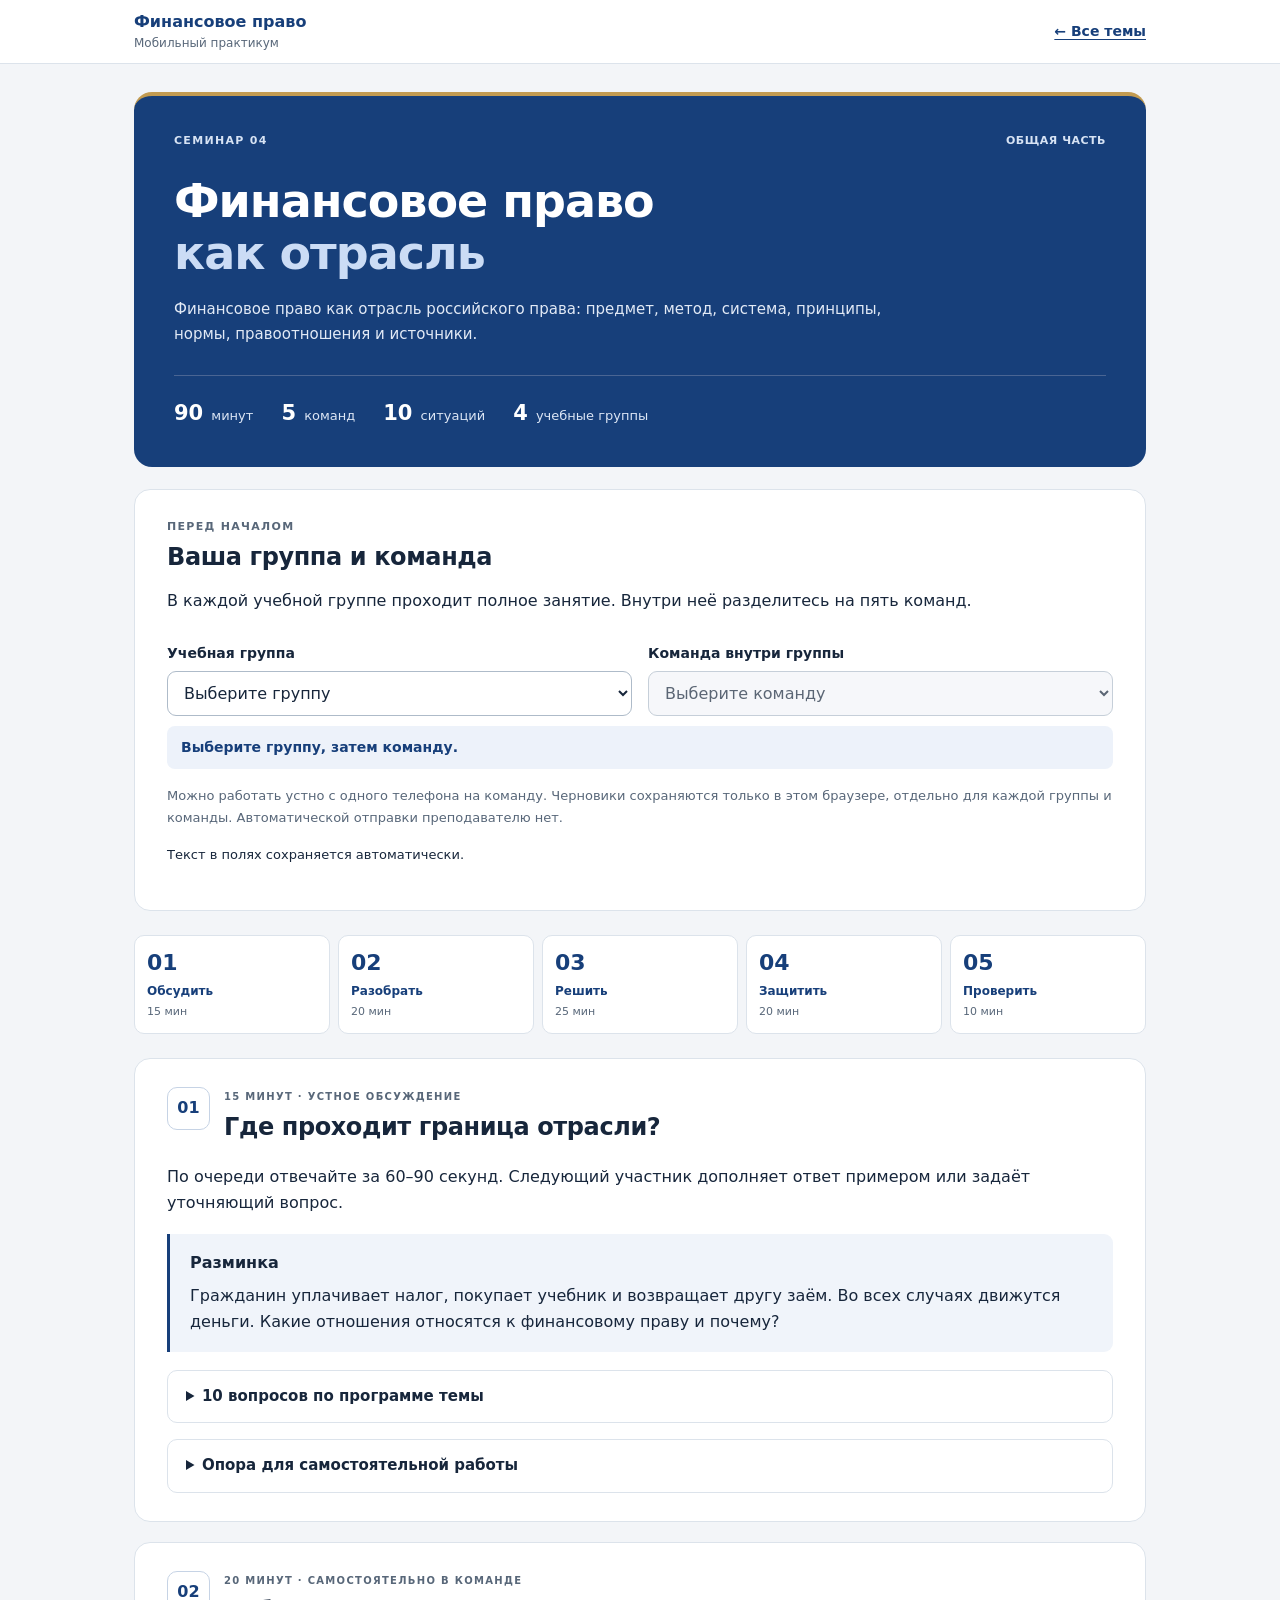
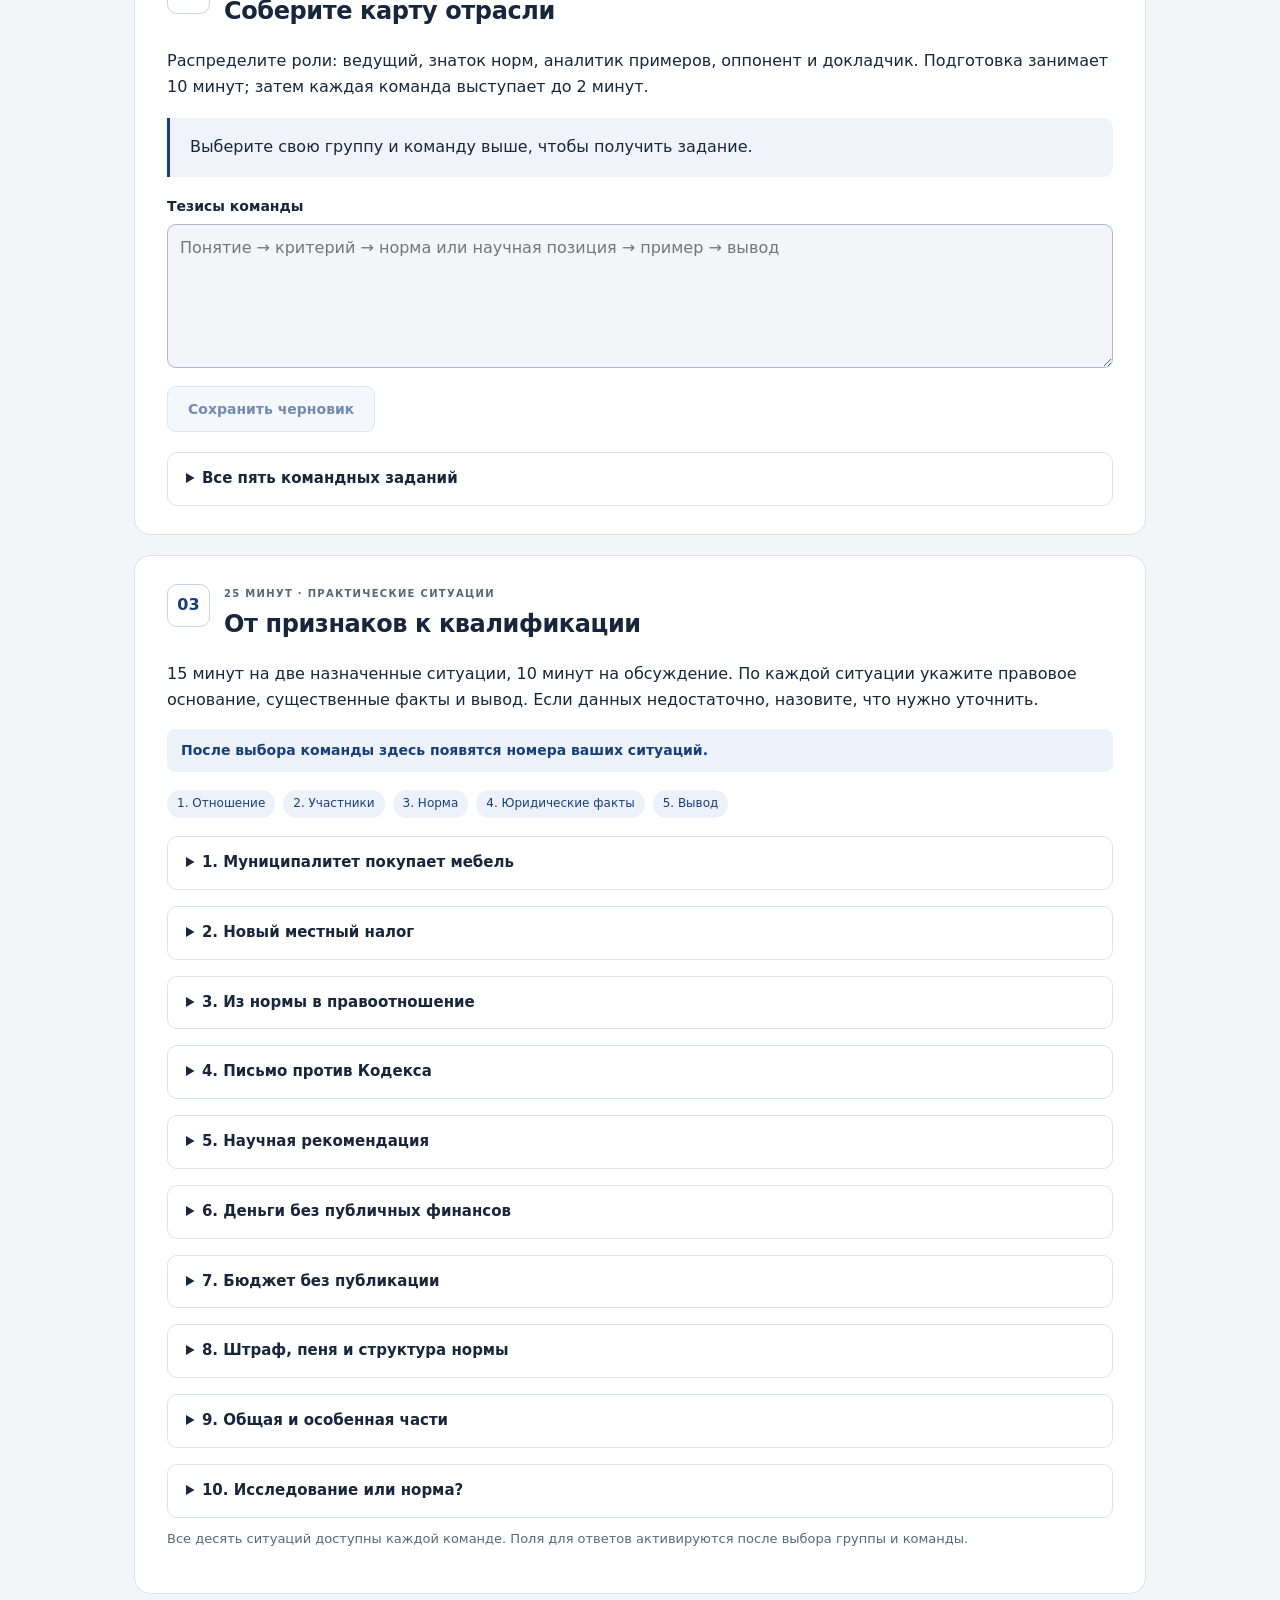
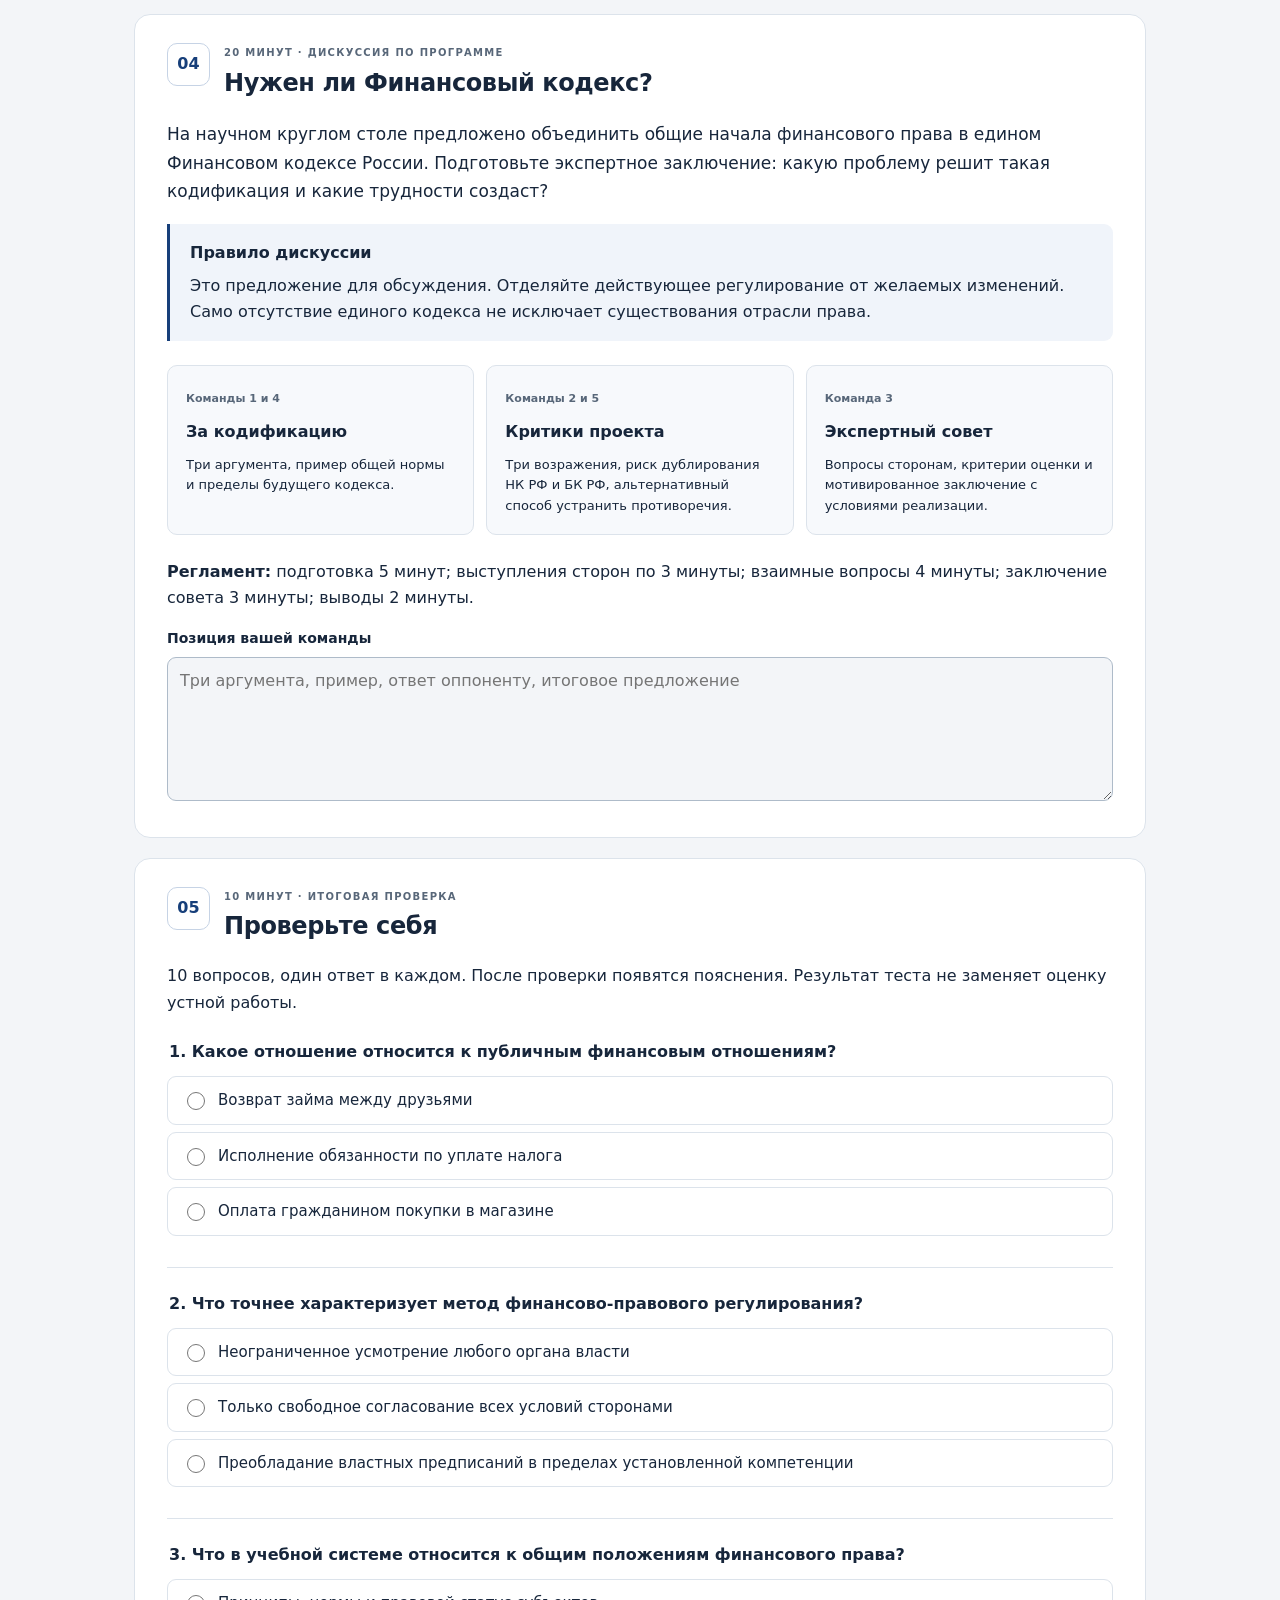
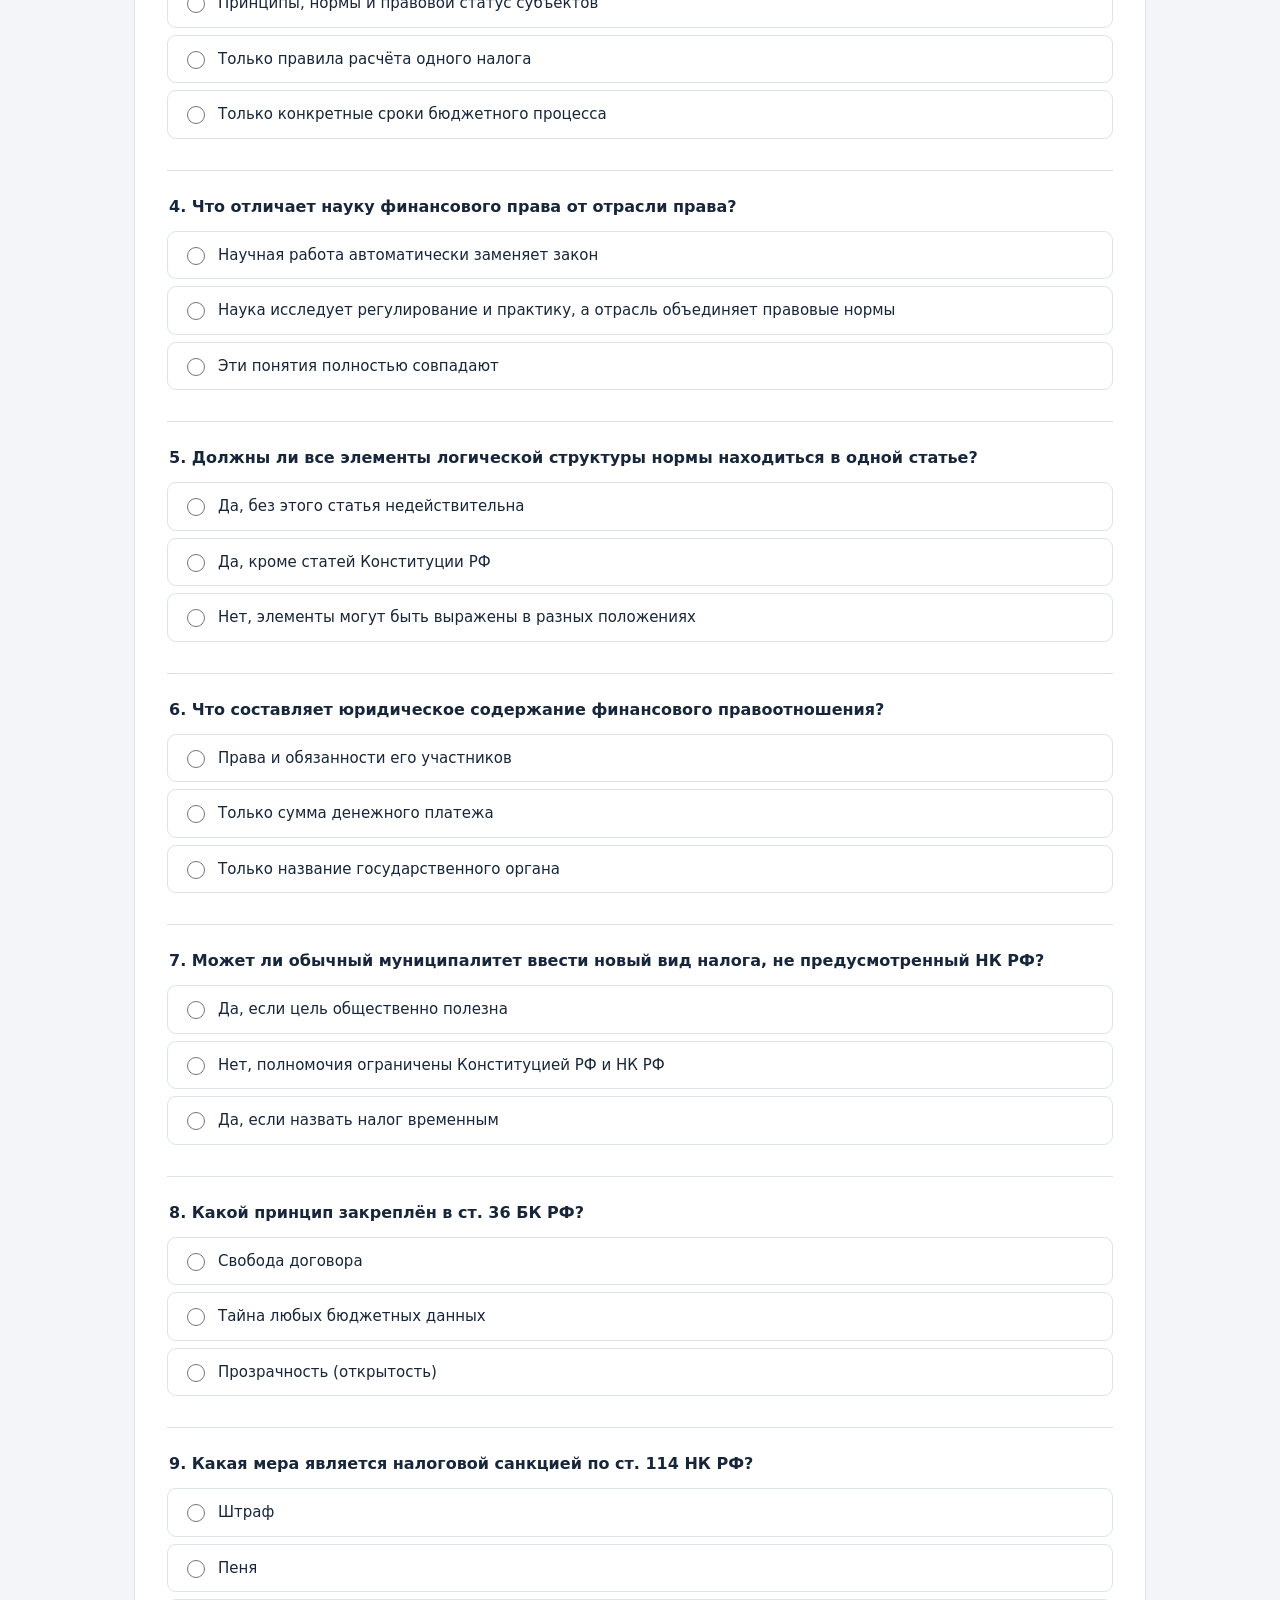
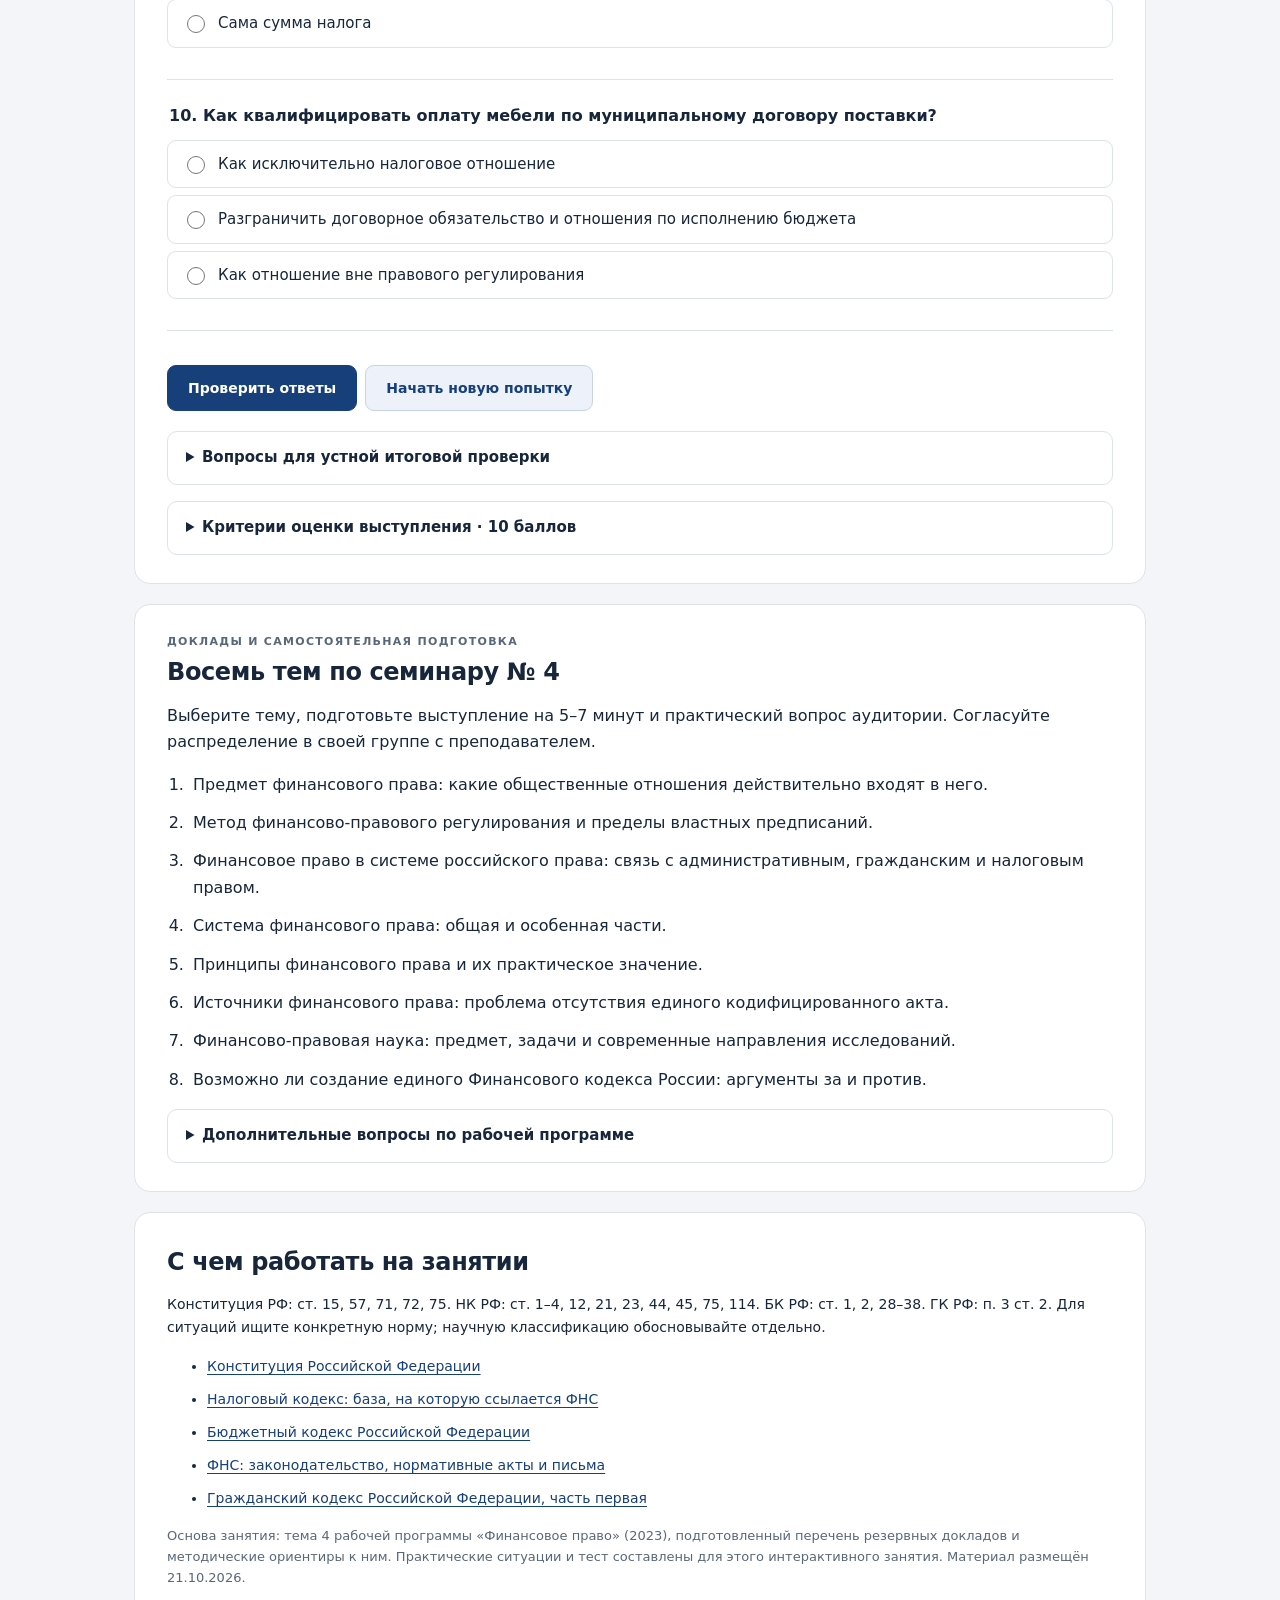
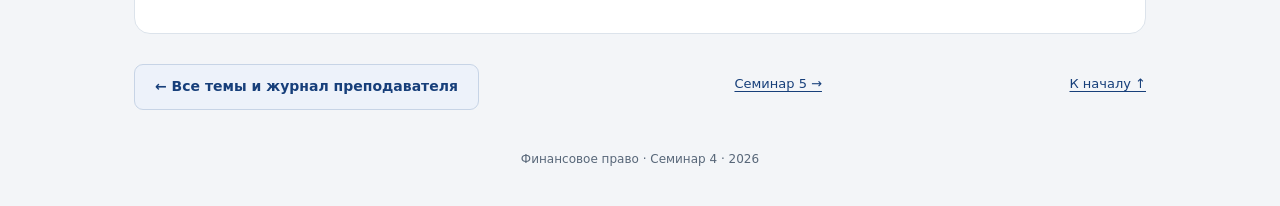
<file: seminar-4.html>
<!doctype html>
<html lang="ru">
<head>
  <meta charset="utf-8">
  <meta name="viewport" content="width=device-width, initial-scale=1">
  <meta name="theme-color" content="#173f7a">
  <meta name="description" content="Семинар 4: финансовое право как отрасль российского права. Пять командных заданий, десять практических ситуаций, дискуссия и итоговая проверка для четырёх групп.">
  <title>Семинар 4 · Финансовое право как отрасль | Финансовое право</title>
  <link rel="stylesheet" href="seminar-5.css">
  <script src="seminar-4.js" defer></script>
</head>
<body>
  <a class="skip" href="#lesson">К содержанию занятия</a>
  <header class="site-header"><div class="header-inner"><a class="brand" href="index.html">Финансовое право<span>Мобильный практикум</span></a><a class="back-link" href="index.html">← Все темы</a></div></header>
  <main id="lesson">
    <section class="hero" aria-labelledby="title">
      <div class="eyebrow">СЕМИНАР 04 <span>ОБЩАЯ ЧАСТЬ</span></div>
      <h1 id="title">Финансовое право<br><span>как отрасль</span></h1>
      <p class="full-title">Финансовое право как отрасль российского права: предмет, метод, система, принципы, нормы, правоотношения и источники.</p>
      <div class="hero-facts"><span><b>90</b> минут</span><span><b>5</b> команд</span><span><b>10</b> ситуаций</span><span><b>4</b> учебные группы</span></div>
    </section>
    <noscript><p class="notice">Для выбора группы, сохранения черновиков и итоговой проверки включите JavaScript. План, вопросы и темы докладов доступны ниже.</p></noscript>
    <section class="card setup" aria-labelledby="setup-title">
      <div><span class="eyebrow">ПЕРЕД НАЧАЛОМ</span><h2 id="setup-title">Ваша группа и команда</h2><p>В каждой учебной группе проходит полное занятие. Внутри неё разделитесь на пять команд.</p></div>
      <div class="selectors"><div><label for="group-select">Учебная группа</label><select id="group-select"><option value="0">Выберите группу</option><option value="1">Группа 1</option><option value="2">Группа 2</option><option value="3">Группа 3</option><option value="4">Группа 4</option></select></div><div><label for="team-select">Команда внутри группы</label><select id="team-select" disabled><option value="0">Выберите команду</option><option value="1">Команда 1</option><option value="2">Команда 2</option><option value="3">Команда 3</option><option value="4">Команда 4</option><option value="5">Команда 5</option></select></div></div>
      <p id="context" class="context" aria-live="polite">Выберите группу, затем команду.</p>
      <p class="small muted">Можно работать устно с одного телефона на команду. Черновики сохраняются только в этом браузере, отдельно для каждой группы и команды. Автоматической отправки преподавателю нет.</p>
      <p id="storage-status" class="small" role="status"></p>
    </section>
    <nav class="stage-nav" aria-label="Этапы занятия"><a href="#theory"><b>01</b> Обсудить <span>15 мин</span></a><a href="#teamwork"><b>02</b> Разобрать <span>20 мин</span></a><a href="#practice"><b>03</b> Решить <span>25 мин</span></a><a href="#dispute"><b>04</b> Защитить <span>20 мин</span></a><a href="#check"><b>05</b> Проверить <span>10 мин</span></a></nav>
    <section class="card" id="theory" aria-labelledby="theory-title">
      <div class="section-head"><span class="step">01</span><div><span class="eyebrow">15 МИНУТ · УСТНОЕ ОБСУЖДЕНИЕ</span><h2 id="theory-title">Где проходит граница отрасли?</h2></div></div>
      <p>По очереди отвечайте за 60–90 секунд. Следующий участник дополняет ответ примером или задаёт уточняющий вопрос.</p>
      <div class="callout"><b>Разминка</b><p>Гражданин уплачивает налог, покупает учебник и возвращает другу заём. Во всех случаях движутся деньги. Какие отношения относятся к финансовому праву и почему?</p></div>
      <details><summary>10 вопросов по программе темы</summary><ol class="spaced">
        <li>Как развивались финансовое право и отечественная финансово-правовая наука? Сопоставьте дореволюционный, советский и современный этапы.</li>
        <li>Что составляет предмет финансового права? Почему не всякое денежное отношение входит в него?</li>
        <li>В чём специфика метода властных предписаний? Обязательно ли стороны организационно подчинены друг другу?</li>
        <li>Как финансовое право связано с конституционным, административным и гражданским правом? Каково место налогового права в учебной системе отрасли?</li>
        <li>Что включают общая и особенная части финансового права? Чем система права отличается от системы законодательства?</li>
        <li>Какие принципы определяют финансовую деятельность? Покажите их закрепление в Конституции РФ, НК РФ и БК РФ.</li>
        <li>Каковы предмет и задачи науки финансового права? Чем научная рекомендация отличается от действующей нормы?</li>
        <li>Какие бывают финансово-правовые нормы? Разберите гипотезу, диспозицию и санкцию; должны ли все элементы находиться в одной статье?</li>
        <li>Назовите субъектов, объект и содержание финансового правоотношения. Какие юридические факты вызывают его возникновение, изменение и прекращение?</li>
        <li>Как устроена система источников финансового права? Какую роль играют нормативные акты, судебные решения и разъяснения органов власти?</li>
      </ol></details>
      <details><summary>Опора для самостоятельной работы</summary><ul class="spaced">
        <li><b>Предмет:</b> отношения в сфере публичной финансовой деятельности, включая формирование, распределение и использование публичных денежных фондов и финансовый контроль. При квалификации учитывайте конкретный вид отношений.</li>
        <li><b>Метод:</b> преобладание обязательных предписаний в пределах компетенции. Наличие властного участника не означает произвольность его действий; закон может предусматривать согласование и выбор.</li>
        <li><b>Система:</b> общие положения и специальные институты. Состав институтов и их границы обсуждаются в науке; для занятия используйте структуру рабочей программы.</li>
        <li><b>Три разных понятия:</b> отрасль права объединяет нормы; законодательство представляет их нормативное закрепление; наука исследует нормы, отношения и практику.</li>
        <li><b>Правоотношение:</b> участники с правами и обязанностями, объект и юридические факты. Властное полномочие должно иметь правовое основание.</li>
      </ul></details>
    </section>
    <section class="card" id="teamwork" aria-labelledby="teamwork-title">
      <div class="section-head"><span class="step">02</span><div><span class="eyebrow">20 МИНУТ · САМОСТОЯТЕЛЬНО В КОМАНДЕ</span><h2 id="teamwork-title">Соберите карту отрасли</h2></div></div>
      <p>Распределите роли: ведущий, знаток норм, аналитик примеров, оппонент и докладчик. Подготовка занимает 10 минут; затем каждая команда выступает до 2 минут.</p>
      <div id="team-task" class="callout">Выберите свою группу и команду выше, чтобы получить задание.</div>
      <label for="team-draft">Тезисы команды</label><textarea id="team-draft" rows="5" disabled placeholder="Понятие → критерий → норма или научная позиция → пример → вывод"></textarea>
      <button id="save-team" class="secondary" disabled>Сохранить черновик</button>
      <details><summary>Все пять командных заданий</summary><ol class="spaced" id="all-tasks"></ol></details>
    </section>
    <section class="card" id="practice" aria-labelledby="practice-title">
      <div class="section-head"><span class="step">03</span><div><span class="eyebrow">25 МИНУТ · ПРАКТИЧЕСКИЕ СИТУАЦИИ</span><h2 id="practice-title">От признаков к квалификации</h2></div></div>
      <p>15 минут на две назначенные ситуации, 10 минут на обсуждение. По каждой ситуации укажите правовое основание, существенные факты и вывод. Если данных недостаточно, назовите, что нужно уточнить.</p>
      <p id="assignment" class="context">После выбора команды здесь появятся номера ваших ситуаций.</p>
      <div class="answer-guide"><span>1. Отношение</span><span>2. Участники</span><span>3. Норма</span><span>4. Юридические факты</span><span>5. Вывод</span></div>
      <div id="cases"></div>
      <p class="small muted">Все десять ситуаций доступны каждой команде. Поля для ответов активируются после выбора группы и команды.</p>
    </section>
    <section class="card" id="dispute" aria-labelledby="dispute-title">
      <div class="section-head"><span class="step">04</span><div><span class="eyebrow">20 МИНУТ · ДИСКУССИЯ ПО ПРОГРАММЕ</span><h2 id="dispute-title">Нужен ли Финансовый кодекс?</h2></div></div>
      <p class="case-story">На научном круглом столе предложено объединить общие начала финансового права в едином Финансовом кодексе России. Подготовьте экспертное заключение: какую проблему решит такая кодификация и какие трудности создаст?</p>
      <div class="callout"><b>Правило дискуссии</b><p>Это предложение для обсуждения. Отделяйте действующее регулирование от желаемых изменений. Само отсутствие единого кодекса не исключает существования отрасли права.</p></div>
      <div class="roles"><div><b>Команды 1 и 4</b><h3>За кодификацию</h3><p>Три аргумента, пример общей нормы и пределы будущего кодекса.</p></div><div><b>Команды 2 и 5</b><h3>Критики проекта</h3><p>Три возражения, риск дублирования НК РФ и БК РФ, альтернативный способ устранить противоречия.</p></div><div><b>Команда 3</b><h3>Экспертный совет</h3><p>Вопросы сторонам, критерии оценки и мотивированное заключение с условиями реализации.</p></div></div>
      <p><b>Регламент:</b> подготовка 5 минут; выступления сторон по 3 минуты; взаимные вопросы 4 минуты; заключение совета 3 минуты; выводы 2 минуты.</p>
      <label for="dispute-draft">Позиция вашей команды</label><textarea id="dispute-draft" rows="5" disabled placeholder="Три аргумента, пример, ответ оппоненту, итоговое предложение"></textarea>
    </section>
    <section class="card" id="check" aria-labelledby="check-title">
      <div class="section-head"><span class="step">05</span><div><span class="eyebrow">10 МИНУТ · ИТОГОВАЯ ПРОВЕРКА</span><h2 id="check-title">Проверьте себя</h2></div></div>
      <p>10 вопросов, один ответ в каждом. После проверки появятся пояснения. Результат теста не заменяет оценку устной работы.</p>
      <form id="quiz-form"><div id="quiz"></div><button type="submit">Проверить ответы</button><button type="button" id="retry" class="secondary">Начать новую попытку</button></form>
      <div id="quiz-result" class="result" role="status" tabindex="-1" hidden></div>
      <details><summary>Вопросы для устной итоговой проверки</summary><ol class="spaced"><li>Почему участие государства и движение денег недостаточны для отраслевой квалификации?</li><li>Чем властное предписание отличается от произвольного распоряжения?</li><li>Как соотносятся статья нормативного акта и правовая норма?</li><li>Чем юридический факт отличается от нормы права?</li><li>Может ли научная статья сама установить налоговую обязанность?</li><li>Как показать связь финансового права с другими отраслями, сохранив различия между ними?</li></ol></details>
      <details><summary>Критерии оценки выступления · 10 баллов</summary><dl class="rubric"><dt>Точность понятий и квалификации</dt><dd>0–3</dd><dt>Правовое основание и работа с источниками</dt><dd>0–2</dd><dt>Факты, участники, права и обязанности</dt><dd>0–2</dd><dt>Аргументация и ответ на возражения</dt><dd>0–2</dd><dt>Командная работа и ясность</dt><dd>0–1</dd></dl><p>9–10: отлично; 7–8: хорошо; 5–6: удовлетворительно; 0–4: повторите тему.</p></details>
    </section>
    <section class="card" id="reports" aria-labelledby="reports-title">
      <span class="eyebrow">ДОКЛАДЫ И САМОСТОЯТЕЛЬНАЯ ПОДГОТОВКА</span><h2 id="reports-title">Восемь тем по семинару № 4</h2>
      <p>Выберите тему, подготовьте выступление на 5–7 минут и практический вопрос аудитории. Согласуйте распределение в своей группе с преподавателем.</p>
      <ol class="spaced"><li>Предмет финансового права: какие общественные отношения действительно входят в него.</li><li>Метод финансово-правового регулирования и пределы властных предписаний.</li><li>Финансовое право в системе российского права: связь с административным, гражданским и налоговым правом.</li><li>Система финансового права: общая и особенная части.</li><li>Принципы финансового права и их практическое значение.</li><li>Источники финансового права: проблема отсутствия единого кодифицированного акта.</li><li>Финансово-правовая наука: предмет, задачи и современные направления исследований.</li><li>Возможно ли создание единого Финансового кодекса России: аргументы за и против.</li></ol>
      <details><summary>Дополнительные вопросы по рабочей программе</summary><p>История отечественной науки финансового права; виды и структура финансово-правовых норм; особенности финансовых правоотношений; правовой статус их субъектов; юридические факты; значение судебной практики.</p></details>
    </section>
    <section class="card sources" id="sources" aria-labelledby="sources-title"><h2 id="sources-title">С чем работать на занятии</h2>
      <p>Конституция РФ: ст. 15, 57, 71, 72, 75. НК РФ: ст. 1–4, 12, 21, 23, 44, 45, 75, 114. БК РФ: ст. 1, 2, 28–38. ГК РФ: п. 3 ст. 2. Для ситуаций ищите конкретную норму; научную классификацию обосновывайте отдельно.</p>
      <ul><li><a href="https://www.consultant.ru/document/cons_doc_LAW_28399/" target="_blank" rel="noopener noreferrer">Конституция Российской Федерации</a></li><li><a href="https://nalog.garant.ru/fns/nk/" target="_blank" rel="noopener noreferrer">Налоговый кодекс: база, на которую ссылается ФНС</a></li><li><a href="https://www.consultant.ru/document/cons_doc_LAW_19702/" target="_blank" rel="noopener noreferrer">Бюджетный кодекс Российской Федерации</a></li><li><a href="https://www.nalog.gov.ru/rn77/taxation/tax_legislation/" target="_blank" rel="noopener noreferrer">ФНС: законодательство, нормативные акты и письма</a></li><li><a href="https://www.consultant.ru/document/cons_doc_LAW_5142/" target="_blank" rel="noopener noreferrer">Гражданский кодекс Российской Федерации, часть первая</a></li></ul>
      <p class="small muted">Основа занятия: тема 4 рабочей программы «Финансовое право» (2023), подготовленный перечень резервных докладов и методические ориентиры к ним. Практические ситуации и тест составлены для этого интерактивного занятия. Материал размещён 21.10.2026.</p>
    </section>
    <div class="bottom-nav"><a class="button secondary" href="index.html">← Все темы и журнал преподавателя</a><a id="next-seminar" href="seminar-5.html">Семинар 5 →</a><a href="#lesson">К началу ↑</a></div>
  </main><footer>Финансовое право · Семинар 4 · 2026</footer>
</body>
</html>
</file>
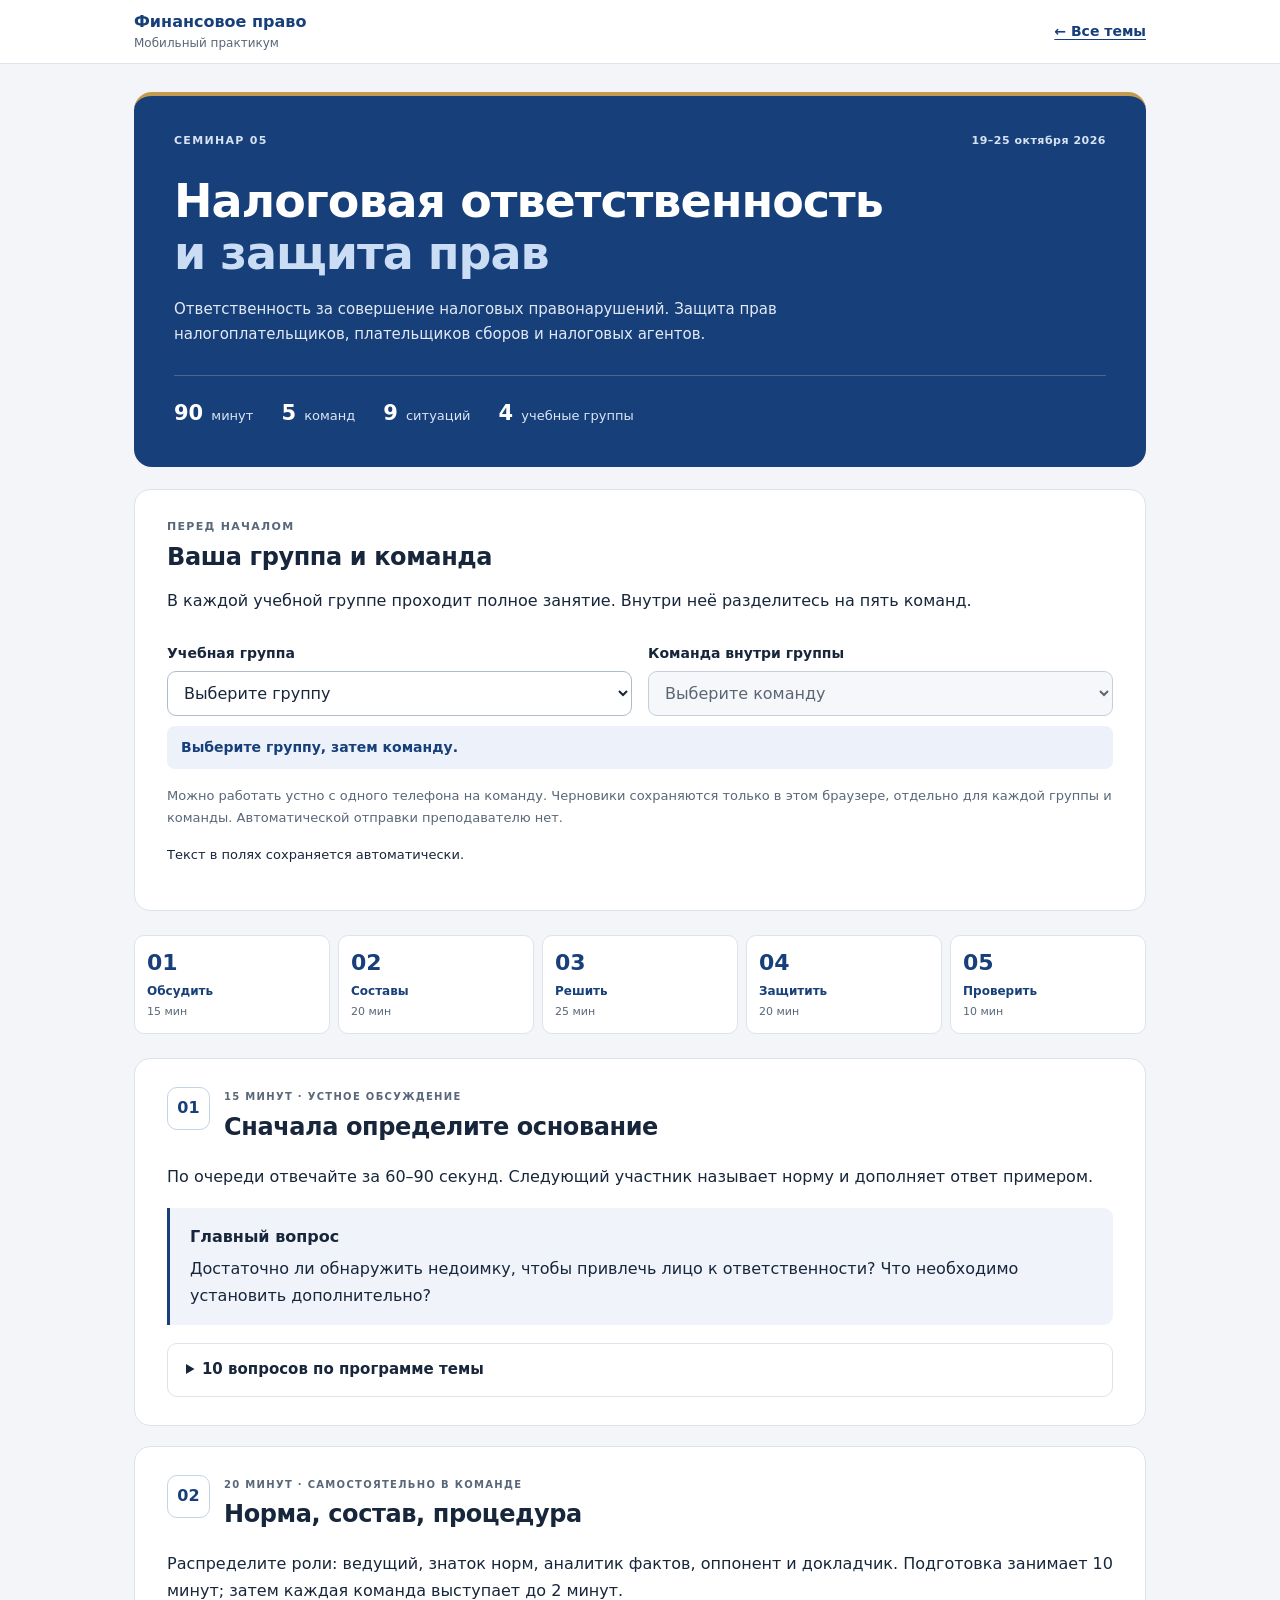
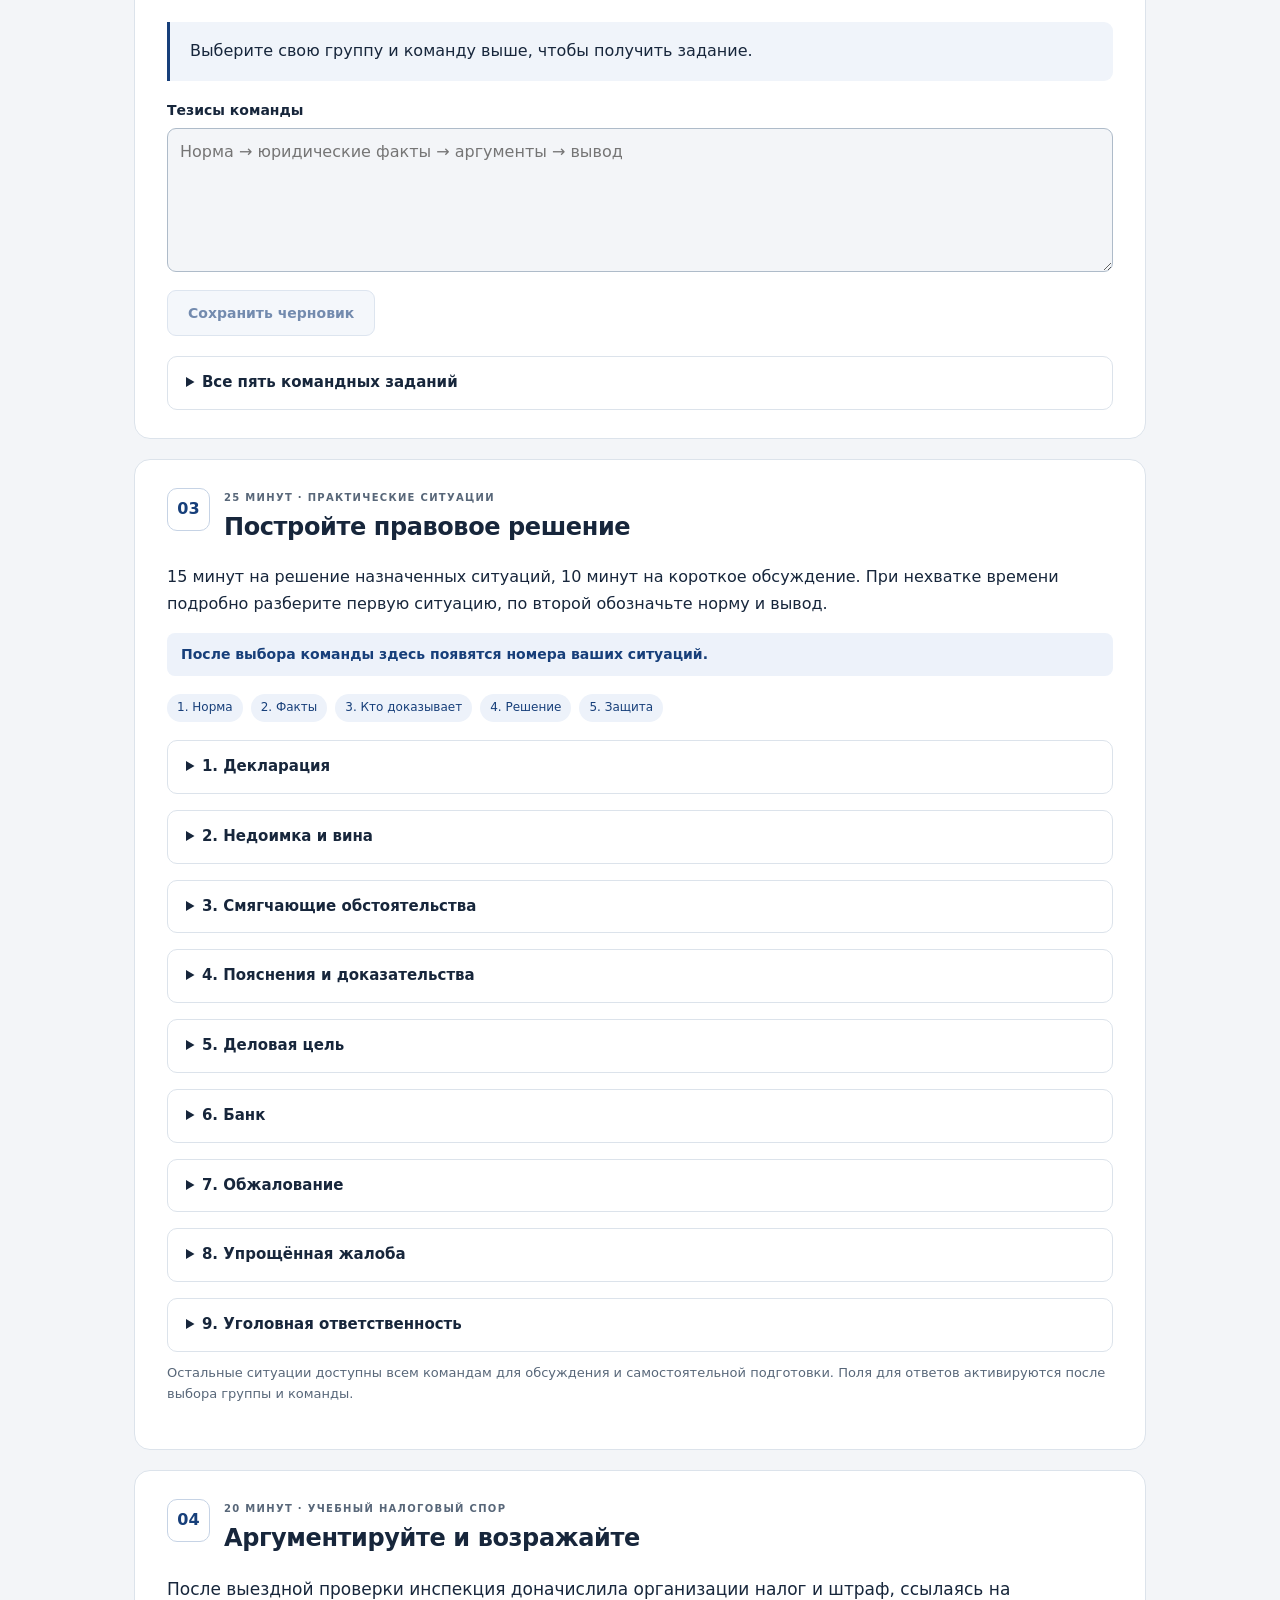
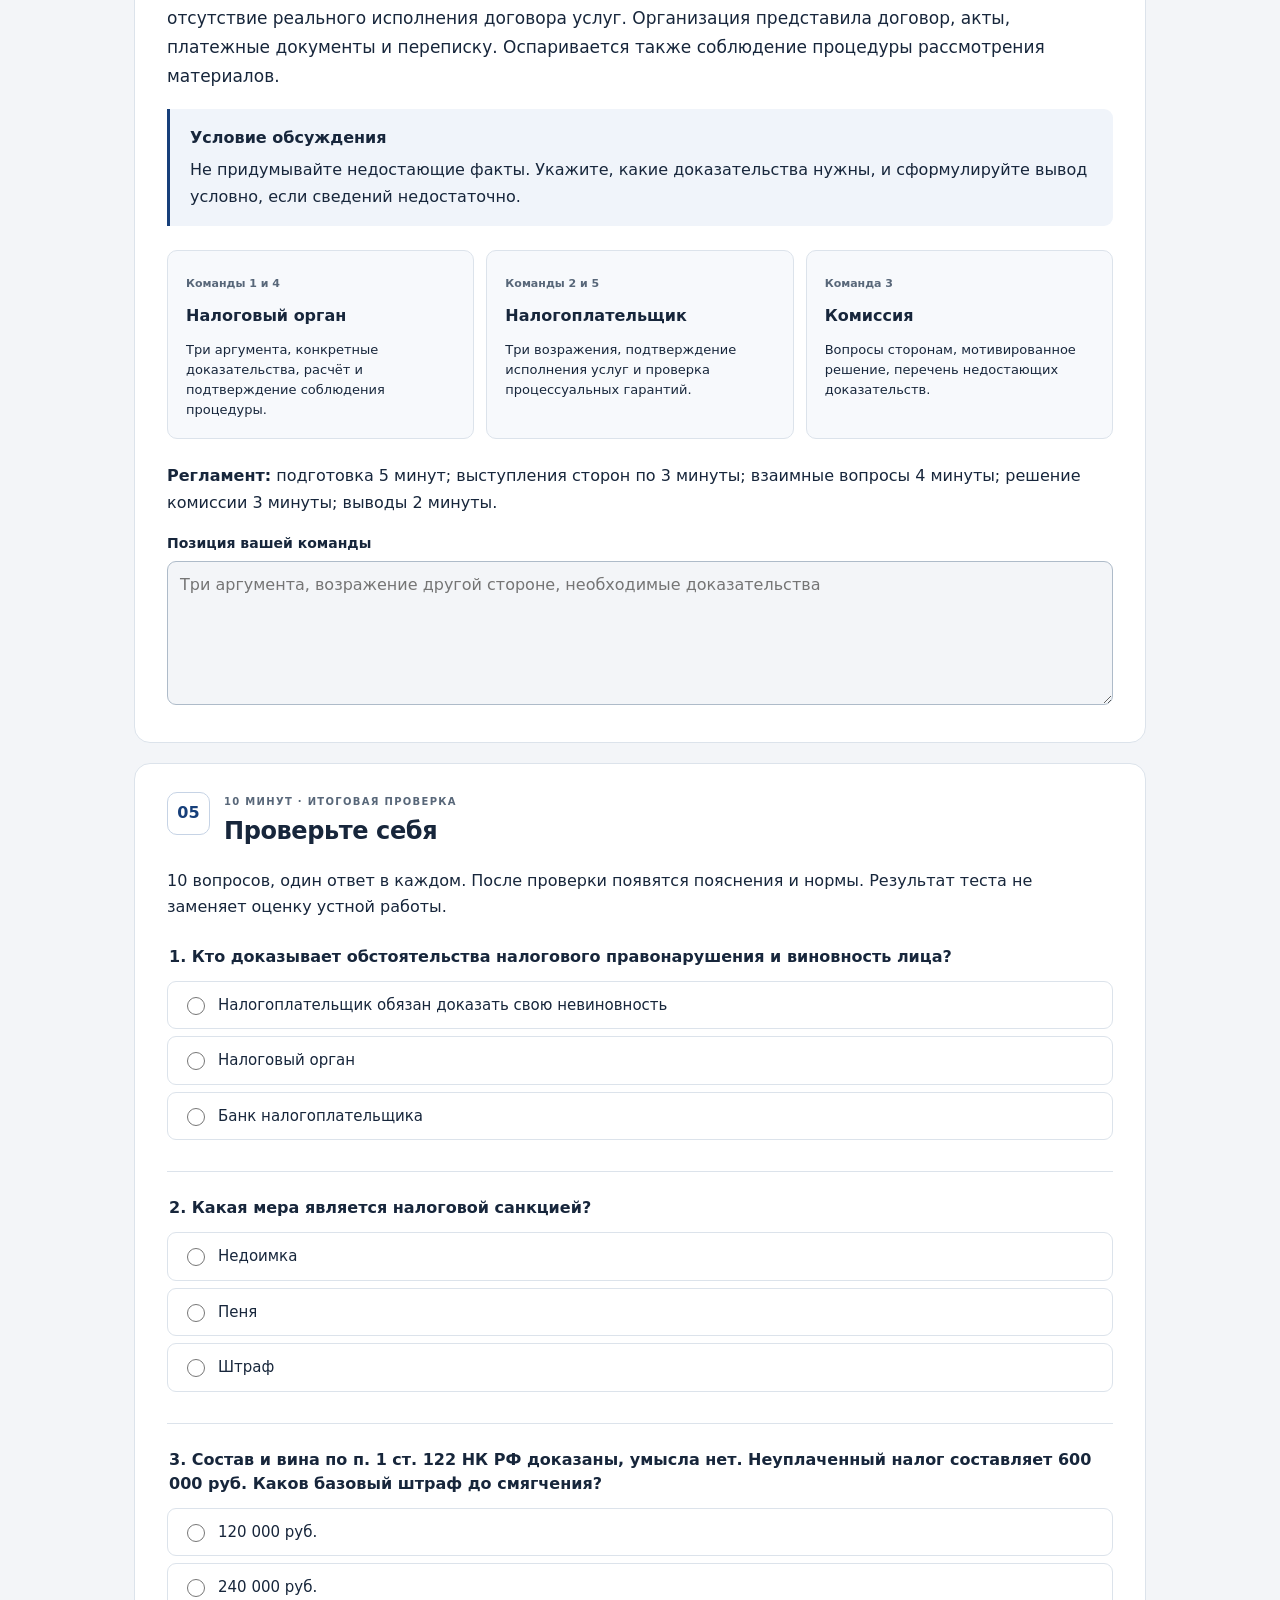
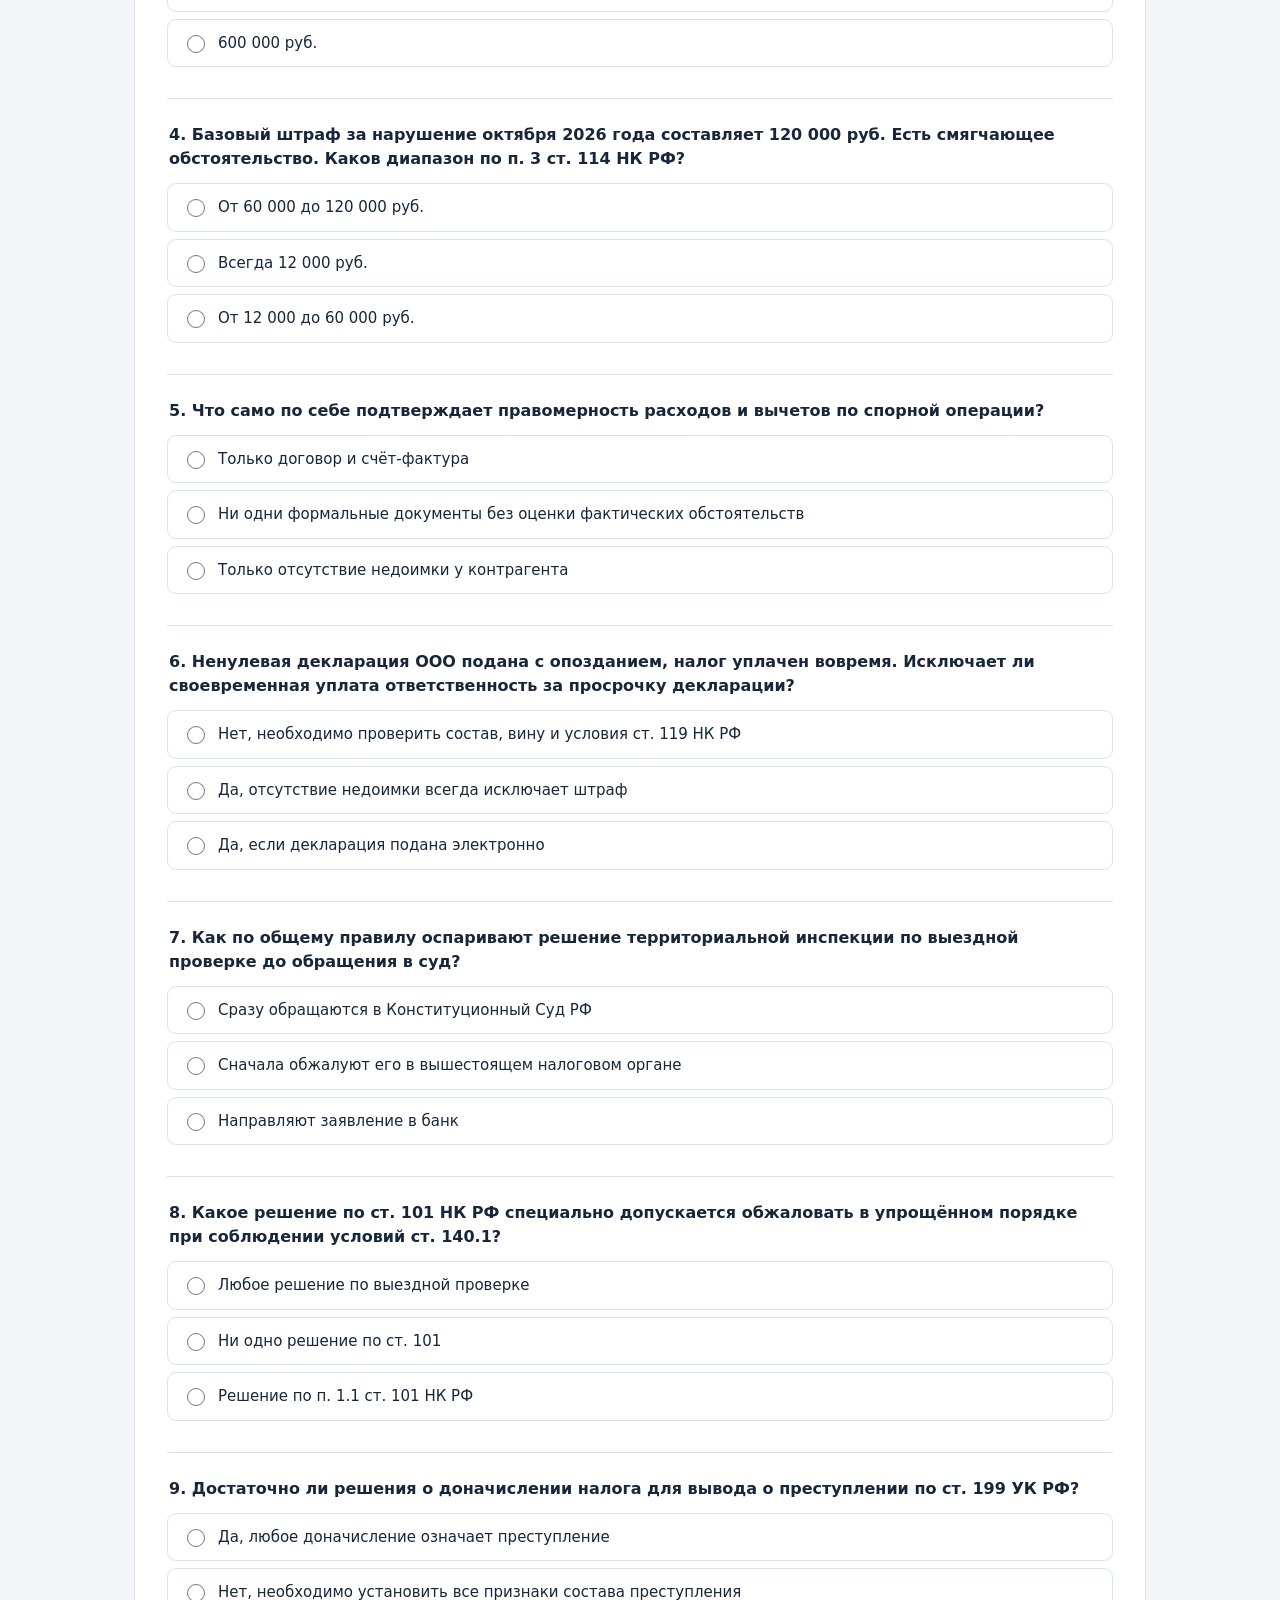
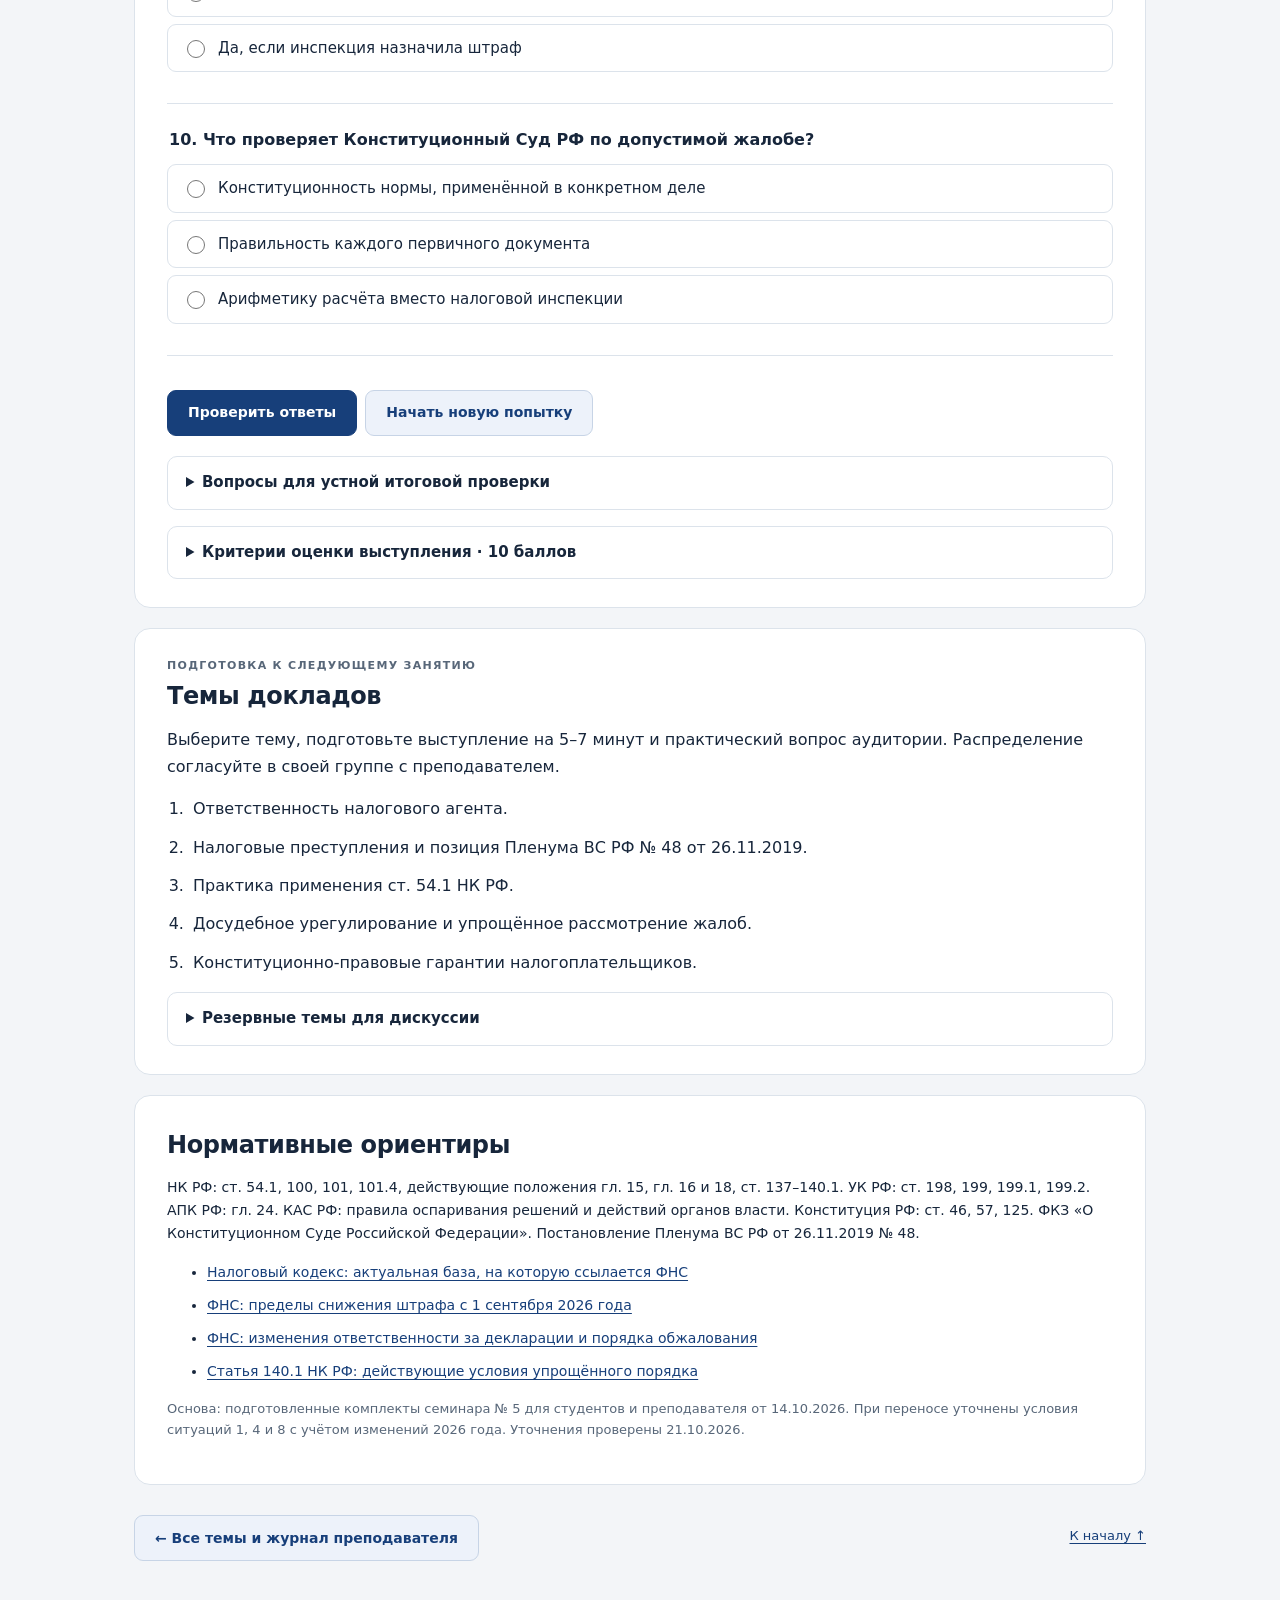
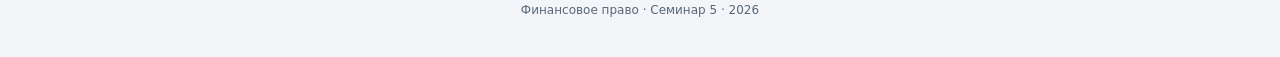
<file: seminar-5.html>
<!doctype html>
<html lang="ru">
<head>
  <meta charset="utf-8">
  <meta name="viewport" content="width=device-width, initial-scale=1">
  <meta name="theme-color" content="#173f7a">
  <meta name="description" content="Семинар 5 по финансовому праву: налоговая ответственность и защита прав. Командные задания, девять ситуаций, учебный спор и проверка знаний для четырёх групп.">
  <title>Семинар 5 · Налоговая ответственность | Финансовое право</title>
  <link rel="stylesheet" href="seminar-5.css">
  <script src="seminar-5.js" defer></script>
</head>
<body>
  <a class="skip" href="#lesson">К содержанию занятия</a>
  <header class="site-header">
    <div class="header-inner"><a class="brand" href="index.html">Финансовое право<span>Мобильный практикум</span></a><a class="back-link" href="index.html">← Все темы</a></div>
  </header>
  <main id="lesson">
    <section class="hero" aria-labelledby="title">
      <div class="eyebrow">СЕМИНАР 05 <span>19–25 октября 2026</span></div>
      <h1 id="title">Налоговая ответственность<br><span>и защита прав</span></h1>
      <p class="full-title">Ответственность за совершение налоговых правонарушений. Защита прав налогоплательщиков, плательщиков сборов и налоговых агентов.</p>
      <div class="hero-facts"><span><b>90</b> минут</span><span><b>5</b> команд</span><span><b>9</b> ситуаций</span><span><b>4</b> учебные группы</span></div>
    </section>
    <noscript><p class="notice">Для выбора группы, сохранения черновиков и итоговой проверки включите JavaScript. Общий план, вопросы и темы докладов доступны ниже.</p></noscript>
    <section class="card setup" aria-labelledby="setup-title">
      <div><span class="eyebrow">ПЕРЕД НАЧАЛОМ</span><h2 id="setup-title">Ваша группа и команда</h2><p>В каждой учебной группе проходит полное занятие. Внутри неё разделитесь на пять команд.</p></div>
      <div class="selectors"><div><label for="group-select">Учебная группа</label><select id="group-select"><option value="0">Выберите группу</option><option value="1">Группа 1</option><option value="2">Группа 2</option><option value="3">Группа 3</option><option value="4">Группа 4</option></select></div><div><label for="team-select">Команда внутри группы</label><select id="team-select" disabled><option value="0">Выберите команду</option><option value="1">Команда 1</option><option value="2">Команда 2</option><option value="3">Команда 3</option><option value="4">Команда 4</option><option value="5">Команда 5</option></select></div></div>
      <p id="context" class="context" aria-live="polite">Выберите группу, затем команду.</p>
      <p class="small muted">Можно работать устно с одного телефона на команду. Черновики сохраняются только в этом браузере, отдельно для каждой группы и команды. Автоматической отправки преподавателю нет.</p>
      <p id="storage-status" class="small" role="status"></p>
    </section>
    <nav class="stage-nav" aria-label="Этапы занятия">
      <a href="#theory"><b>01</b> Обсудить <span>15 мин</span></a><a href="#teamwork"><b>02</b> Составы <span>20 мин</span></a><a href="#practice"><b>03</b> Решить <span>25 мин</span></a><a href="#dispute"><b>04</b> Защитить <span>20 мин</span></a><a href="#check"><b>05</b> Проверить <span>10 мин</span></a>
    </nav>
    <section class="card" id="theory" aria-labelledby="theory-title">
      <div class="section-head"><span class="step">01</span><div><span class="eyebrow">15 МИНУТ · УСТНОЕ ОБСУЖДЕНИЕ</span><h2 id="theory-title">Сначала определите основание</h2></div></div>
      <p>По очереди отвечайте за 60–90 секунд. Следующий участник называет норму и дополняет ответ примером.</p>
      <div class="callout"><b>Главный вопрос</b><p>Достаточно ли обнаружить недоимку, чтобы привлечь лицо к ответственности? Что необходимо установить дополнительно?</p></div>
      <details><summary>10 вопросов по программе темы</summary><ol class="spaced">
        <li>Разграничьте налоговую, административную и уголовную ответственность. Кто может быть субъектом налогового правонарушения?</li>
        <li>Назовите объект, объективную сторону, субъект и субъективную сторону налогового правонарушения (ст. 106 НК РФ).</li>
        <li>Какие гарантии содержит ст. 108 НК РФ? На ком лежит обязанность доказывания?</li>
        <li>Различите обстоятельства, исключающие ответственность (ст. 109), исключающие вину (ст. 111), смягчающие и отягчающие ответственность (ст. 112).</li>
        <li>Что представляет собой налоговая санкция? Как определяется размер штрафа по ст. 114 НК РФ?</li>
        <li>Сопоставьте процедуры по ст. 101 и 101.4 НК РФ. Когда применима каждая?</li>
        <li>Назовите основные составы главы 16 и особенности ответственности банков по главе 18 НК РФ.</li>
        <li>Объясните положения ст. 54.1 НК РФ: деловая цель, реальное исполнение и налоговая выгода.</li>
        <li>Какие преступления охватывают ст. 198, 199, 199.1 и 199.2 УК РФ? Чем они отличаются от налоговых правонарушений?</li>
        <li>Постройте последовательность административного и судебного обжалования. Определите роль Конституционного Суда РФ.</li>
      </ol></details>
    </section>
    <section class="card" id="teamwork" aria-labelledby="teamwork-title">
      <div class="section-head"><span class="step">02</span><div><span class="eyebrow">20 МИНУТ · САМОСТОЯТЕЛЬНО В КОМАНДЕ</span><h2 id="teamwork-title">Норма, состав, процедура</h2></div></div>
      <p>Распределите роли: ведущий, знаток норм, аналитик фактов, оппонент и докладчик. Подготовка занимает 10 минут; затем каждая команда выступает до 2 минут.</p>
      <div id="team-task" class="callout">Выберите свою группу и команду выше, чтобы получить задание.</div>
      <label for="team-draft">Тезисы команды</label><textarea id="team-draft" rows="5" disabled placeholder="Норма → юридические факты → аргументы → вывод"></textarea>
      <button id="save-team" class="secondary" disabled>Сохранить черновик</button>
      <details><summary>Все пять командных заданий</summary><ol class="spaced" id="all-tasks"></ol></details>
    </section>
    <section class="card" id="practice" aria-labelledby="practice-title">
      <div class="section-head"><span class="step">03</span><div><span class="eyebrow">25 МИНУТ · ПРАКТИЧЕСКИЕ СИТУАЦИИ</span><h2 id="practice-title">Постройте правовое решение</h2></div></div>
      <p>15 минут на решение назначенных ситуаций, 10 минут на короткое обсуждение. При нехватке времени подробно разберите первую ситуацию, по второй обозначьте норму и вывод.</p>
      <p id="assignment" class="context">После выбора команды здесь появятся номера ваших ситуаций.</p>
      <div class="answer-guide"><span>1. Норма</span><span>2. Факты</span><span>3. Кто доказывает</span><span>4. Решение</span><span>5. Защита</span></div>
      <div id="cases"></div>
      <p class="small muted">Остальные ситуации доступны всем командам для обсуждения и самостоятельной подготовки. Поля для ответов активируются после выбора группы и команды.</p>
    </section>
    <section class="card" id="dispute" aria-labelledby="dispute-title">
      <div class="section-head"><span class="step">04</span><div><span class="eyebrow">20 МИНУТ · УЧЕБНЫЙ НАЛОГОВЫЙ СПОР</span><h2 id="dispute-title">Аргументируйте и возражайте</h2></div></div>
      <p class="case-story">После выездной проверки инспекция доначислила организации налог и штраф, ссылаясь на отсутствие реального исполнения договора услуг. Организация представила договор, акты, платежные документы и переписку. Оспаривается также соблюдение процедуры рассмотрения материалов.</p>
      <div class="callout"><b>Условие обсуждения</b><p>Не придумывайте недостающие факты. Укажите, какие доказательства нужны, и сформулируйте вывод условно, если сведений недостаточно.</p></div>
      <div class="roles"><div><b>Команды 1 и 4</b><h3>Налоговый орган</h3><p>Три аргумента, конкретные доказательства, расчёт и подтверждение соблюдения процедуры.</p></div><div><b>Команды 2 и 5</b><h3>Налогоплательщик</h3><p>Три возражения, подтверждение исполнения услуг и проверка процессуальных гарантий.</p></div><div><b>Команда 3</b><h3>Комиссия</h3><p>Вопросы сторонам, мотивированное решение, перечень недостающих доказательств.</p></div></div>
      <p><b>Регламент:</b> подготовка 5 минут; выступления сторон по 3 минуты; взаимные вопросы 4 минуты; решение комиссии 3 минуты; выводы 2 минуты.</p>
      <label for="dispute-draft">Позиция вашей команды</label><textarea id="dispute-draft" rows="5" disabled placeholder="Три аргумента, возражение другой стороне, необходимые доказательства"></textarea>
    </section>
    <section class="card" id="check" aria-labelledby="check-title">
      <div class="section-head"><span class="step">05</span><div><span class="eyebrow">10 МИНУТ · ИТОГОВАЯ ПРОВЕРКА</span><h2 id="check-title">Проверьте себя</h2></div></div>
      <p>10 вопросов, один ответ в каждом. После проверки появятся пояснения и нормы. Результат теста не заменяет оценку устной работы.</p>
      <form id="quiz-form"><div id="quiz"></div><button type="submit">Проверить ответы</button><button type="button" id="retry" class="secondary">Начать новую попытку</button></form>
      <div id="quiz-result" class="result" role="status" tabindex="-1" hidden></div>
      <details><summary>Вопросы для устной итоговой проверки</summary><ol class="spaced"><li>Может ли лицо отвечать при отсутствии вины?</li><li>Является ли пеня налоговой санкцией?</li><li>Каковы отличия умышленной и неосторожной форм вины?</li><li>Можно ли считать любое снижение налога незаконной налоговой выгодой?</li><li>Нужно ли всегда проводить налоговую проверку для применения ст. 101.4 НК РФ?</li><li>Какие способы защиты доступны при неправомерном действии инспекции?</li><li>Почему Конституционный Суд РФ не является очередной инстанцией по оценке доказательств налоговой проверки?</li></ol></details>
      <details><summary>Критерии оценки выступления · 10 баллов</summary><dl class="rubric"><dt>Норма и квалификация</dt><dd>0–3</dd><dt>Элементы состава и факты</dt><dd>0–2</dd><dt>Процедура и защита права</dt><dd>0–2</dd><dt>Аргументация и самостоятельность</dt><dd>0–2</dd><dt>Командная работа и ясность</dt><dd>0–1</dd></dl><p>9–10: отлично; 7–8: хорошо; 5–6: удовлетворительно; 0–4: повторите тему.</p></details>
    </section>
    <section class="card" id="reports" aria-labelledby="reports-title"><span class="eyebrow">ПОДГОТОВКА К СЛЕДУЮЩЕМУ ЗАНЯТИЮ</span><h2 id="reports-title">Темы докладов</h2><p>Выберите тему, подготовьте выступление на 5–7 минут и практический вопрос аудитории. Распределение согласуйте в своей группе с преподавателем.</p><ol class="spaced"><li>Ответственность налогового агента.</li><li>Налоговые преступления и позиция Пленума ВС РФ № 48 от 26.11.2019.</li><li>Практика применения ст. 54.1 НК РФ.</li><li>Досудебное урегулирование и упрощённое рассмотрение жалоб.</li><li>Конституционно-правовые гарантии налогоплательщиков.</li></ol><details><summary>Резервные темы для дискуссии</summary><p>Штраф и пеня; отсутствие вины и освобождение от ответственности; повторность; ответственность банков; доказывание по ст. 54.1 НК РФ; жалоба и апелляционная жалоба; судебная защита по АПК РФ и КАС РФ; конституционный контроль; уголовно-правовые пороги налоговых преступлений.</p></details></section>
    <section class="card sources" id="sources" aria-labelledby="sources-title"><h2 id="sources-title">Нормативные ориентиры</h2><p>НК РФ: ст. 54.1, 100, 101, 101.4, действующие положения гл. 15, гл. 16 и 18, ст. 137–140.1. УК РФ: ст. 198, 199, 199.1, 199.2. АПК РФ: гл. 24. КАС РФ: правила оспаривания решений и действий органов власти. Конституция РФ: ст. 46, 57, 125. ФКЗ «О Конституционном Суде Российской Федерации». Постановление Пленума ВС РФ от 26.11.2019 № 48.</p>
      <ul><li><a href="https://nalog.garant.ru/fns/nk/" target="_blank" rel="noopener noreferrer">Налоговый кодекс: актуальная база, на которую ссылается ФНС</a></li><li><a href="https://www.nalog.gov.ru/rn56/news/tax_doc_news/16627348/" target="_blank" rel="noopener noreferrer">ФНС: пределы снижения штрафа с 1 сентября 2026 года</a></li><li><a href="https://www.nalog.gov.ru/rn92/news/activities_fts/16635790/" target="_blank" rel="noopener noreferrer">ФНС: изменения ответственности за декларации и порядка обжалования</a></li><li><a href="https://www.consultant.ru/document/cons_doc_LAW_19671/8c39079e1efd4ffe9d7d184dcf89c8fed0fb5562/" target="_blank" rel="noopener noreferrer">Статья 140.1 НК РФ: действующие условия упрощённого порядка</a></li></ul>
      <p class="small muted">Основа: подготовленные комплекты семинара № 5 для студентов и преподавателя от 14.10.2026. При переносе уточнены условия ситуаций 1, 4 и 8 с учётом изменений 2026 года. Уточнения проверены 21.10.2026.</p>
    </section>
    <div class="bottom-nav"><a class="button secondary" href="index.html">← Все темы и журнал преподавателя</a><a href="#lesson">К началу ↑</a></div>
  </main><footer>Финансовое право · Семинар 5 · 2026</footer>
</body>
</html>
</file>
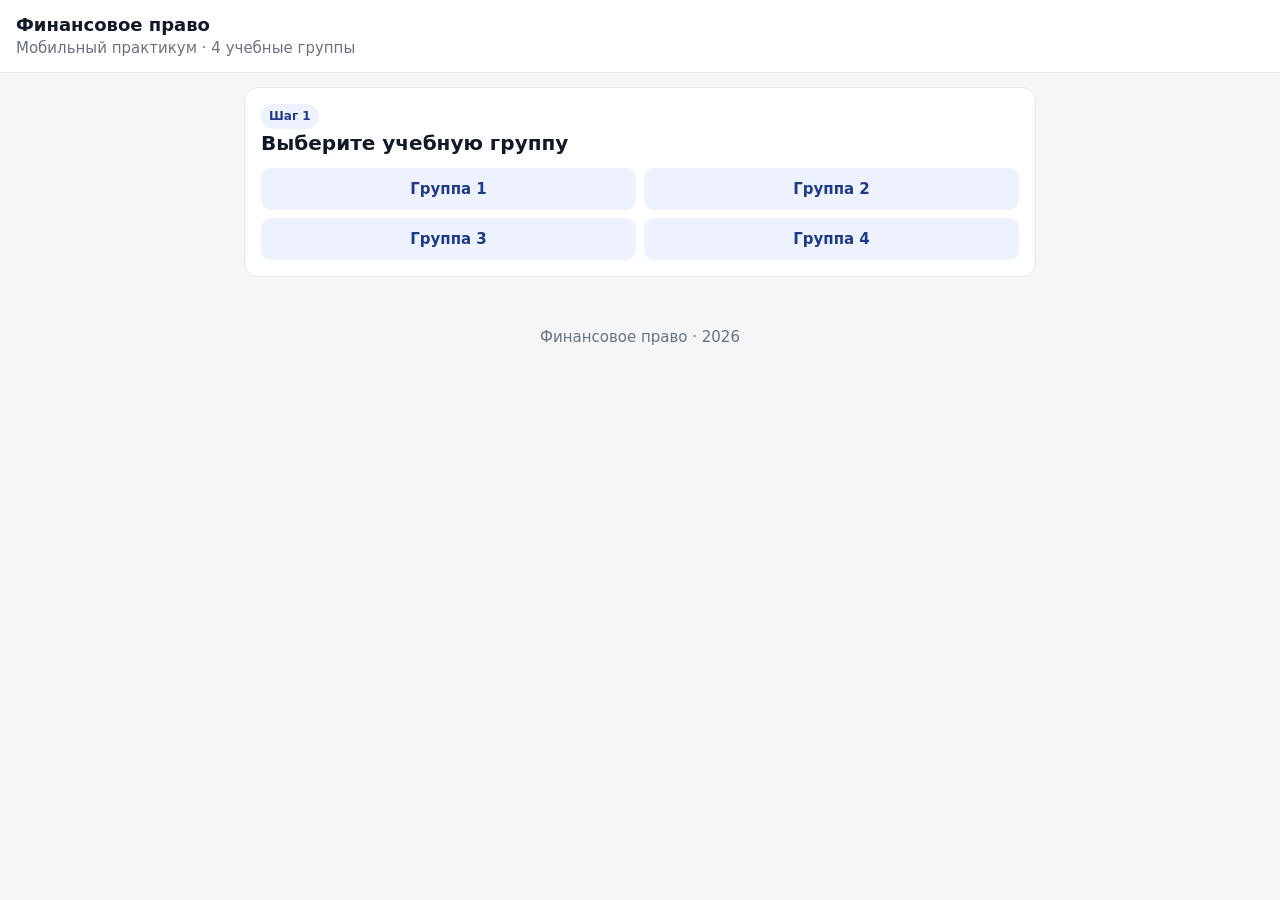
<file: seminar-6-teacher.html>
<!doctype html><html lang="ru"><head><meta charset="utf-8"><meta name="viewport" content="width=device-width,initial-scale=1"><title>Финансовое право — Семинар 6</title><style>body{margin:0;font:15px system-ui,-apple-system,Segoe UI,Arial;background:#f4f6f8;color:#111827;line-height:1.5}header,main{max-width:820px;margin:auto}header{padding:18px 14px 8px}main{padding:0 14px 30px}.card{background:#fff;border:1px solid #e5e7eb;border-radius:14px;padding:16px;margin:12px 0}h1{font-size:24px;margin:5px 0}h2{font-size:19px;color:#173f7a}h3{font-size:16px}.pill{display:inline-block;background:#eef2ff;color:#1e3a8a;padding:4px 8px;border-radius:99px;font-weight:700;font-size:12px}.task{border-left:4px solid #173f7a;background:#f8fafc;padding:10px;border-radius:8px}.back{display:inline-block;color:#173f7a;text-decoration:none;font-weight:700;margin-bottom:8px}.muted{color:#6b7280}.key{border-left:4px solid #0f766e;background:#f0fdfa;padding:10px;border-radius:8px}li{margin:5px 0}</style></head><body><script>if(prompt('PIN преподавателя')!=='5837'){location.href='index.html'}</script><header><a class="back" href="index.html">← Все темы</a><span class="pill">Преподаватель · Семинар 6</span><h1>Правовые основы бюджетной системы Российской Федерации</h1><div class="muted">1 час 20 минут · 5 рабочих команд</div></header><main><section class="card"><h2>Сценарий</h2><ol><li>0–5: организация.</li><li>5–13: разминка.</li><li>13–31: команды.</li><li>31–49: практические задачи.</li><li>49–64: мини-кейс.</li><li>64–74: тест и разбор.</li><li>74–80: доклады к № 7.</li></ol></section><section class="card"><h2>Ключи</h2><div class="key"><b>Главное:</b> консолидированный бюджет — свод показателей, не самостоятельный исполняемый бюджет. Дотация — без конкретного целевого направления; субсидия — софинансирование; субвенция — переданные полномочия. Источники финансирования дефицита не являются обычными доходами бюджета.</div><ol><li>Команда 1: бюджет — публичный фонд/финансовый план в установленной правовой форме; бюджеты уровней самостоятельны.</li><li>Команда 2: самостоятельность действует в пределах БК РФ и не отменяет целевой характер.</li><li>Команда 3: дефицит 980−920 = 60 млн; заем не налоговый доход.</li><li>Команда 4: нецелевое использование субвенции не превращает ее задним числом в дотацию.</li><li>Команда 5: бюджетная классификация задает юридико-учетную квалификацию операции.</li></ol></section><section class="card"><h2>Решения задач</h2><ol><li>Отдельно исполнять консолидированный бюджет нельзя.</li><li>Средства на выравнивание без конкретной цели — наиболее вероятно дотация.</li><li>Средства на переданное полномочие — субвенция; расход на иную задачу требует оценки как нецелевого.</li><li>1,34−1,25 = 90 млн: при источниках 90 млн арифметический баланс сходится.</li><li>Возврат бюджетного кредита квалифицируется по бюджетной классификации, не как налоговый доход.</li></ol></section><section class="card"><h2>Красные флаги</h2><ol><li>Консолидированный бюджет назван отдельным исполняемым бюджетом.</li><li>Субсидия и субвенция используются как синонимы.</li><li>Заем назван налоговым доходом.</li><li>Самостоятельность бюджета трактуется как свобода менять назначение любых средств.</li></ol></section><section class="card"><h2>Доклады к № 7</h2><ol><li>Понятие бюджетного процесса и его стадии.</li><li>Участники бюджетного процесса.</li><li>Составление проекта бюджета.</li><li>Рассмотрение и утверждение бюджета.</li><li>Исполнение бюджета и казначейское обслуживание.</li><li>Бюджетная роспись и лимиты бюджетных обязательств.</li><li>Отчет об исполнении бюджета и внешний финансовый контроль.</li><li>Противодействие коррупции в бюджетном процессе.</li></ol></section></main></body></html>
</file>
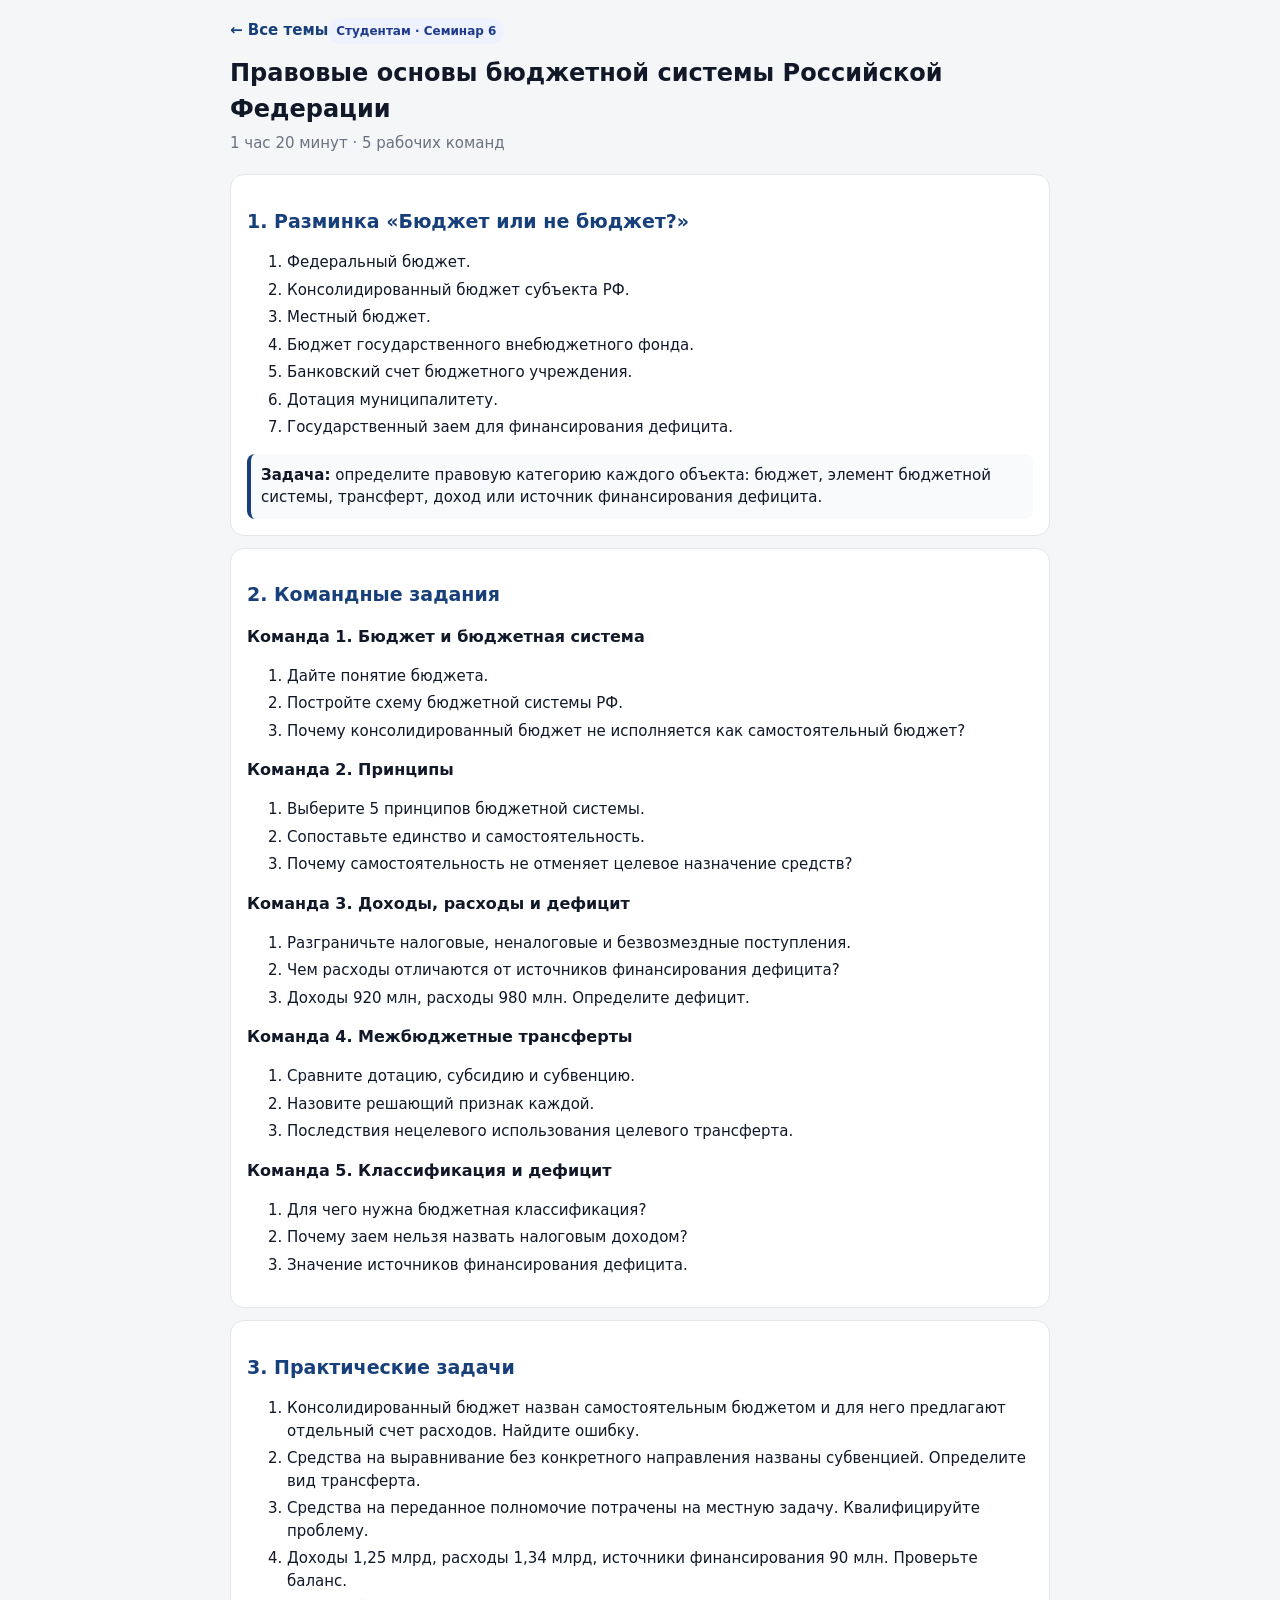
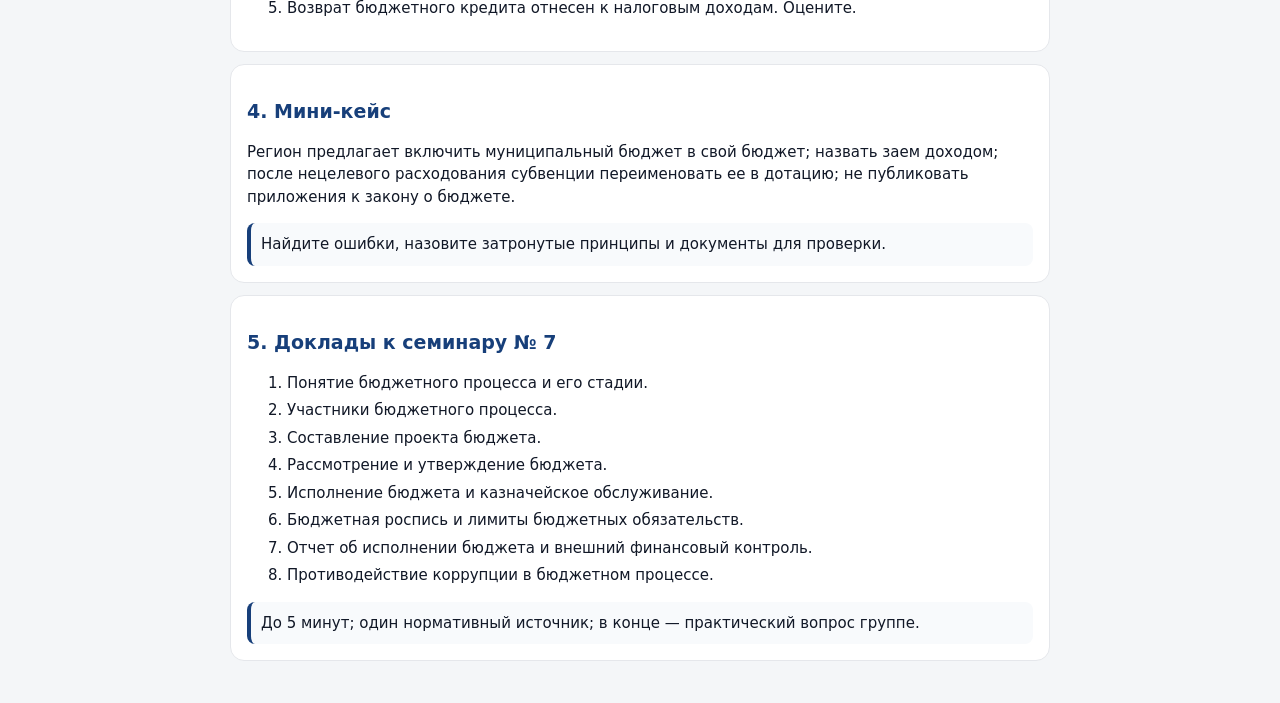
<file: seminar-6.html>
<!doctype html><html lang="ru"><head><meta charset="utf-8"><meta name="viewport" content="width=device-width,initial-scale=1"><title>Финансовое право — Семинар 6</title><style>body{margin:0;font:15px system-ui,-apple-system,Segoe UI,Arial;background:#f4f6f8;color:#111827;line-height:1.5}header,main{max-width:820px;margin:auto}header{padding:18px 14px 8px}main{padding:0 14px 30px}.card{background:#fff;border:1px solid #e5e7eb;border-radius:14px;padding:16px;margin:12px 0}h1{font-size:24px;margin:5px 0}h2{font-size:19px;color:#173f7a}h3{font-size:16px}.pill{display:inline-block;background:#eef2ff;color:#1e3a8a;padding:4px 8px;border-radius:99px;font-weight:700;font-size:12px}.task{border-left:4px solid #173f7a;background:#f8fafc;padding:10px;border-radius:8px}.back{display:inline-block;color:#173f7a;text-decoration:none;font-weight:700;margin-bottom:8px}.muted{color:#6b7280}.key{border-left:4px solid #0f766e;background:#f0fdfa;padding:10px;border-radius:8px}li{margin:5px 0}</style></head><body><header><a class="back" href="index.html">← Все темы</a><span class="pill">Студентам · Семинар 6</span><h1>Правовые основы бюджетной системы Российской Федерации</h1><div class="muted">1 час 20 минут · 5 рабочих команд</div></header><main><section class="card"><h2>1. Разминка «Бюджет или не бюджет?»</h2><ol><li>Федеральный бюджет.</li><li>Консолидированный бюджет субъекта РФ.</li><li>Местный бюджет.</li><li>Бюджет государственного внебюджетного фонда.</li><li>Банковский счет бюджетного учреждения.</li><li>Дотация муниципалитету.</li><li>Государственный заем для финансирования дефицита.</li></ol><div class="task"><b>Задача:</b> определите правовую категорию каждого объекта: бюджет, элемент бюджетной системы, трансферт, доход или источник финансирования дефицита.</div></section>
<section class="card"><h2>2. Командные задания</h2><h3>Команда 1. Бюджет и бюджетная система</h3><ol><li>Дайте понятие бюджета.</li><li>Постройте схему бюджетной системы РФ.</li><li>Почему консолидированный бюджет не исполняется как самостоятельный бюджет?</li></ol><h3>Команда 2. Принципы</h3><ol><li>Выберите 5 принципов бюджетной системы.</li><li>Сопоставьте единство и самостоятельность.</li><li>Почему самостоятельность не отменяет целевое назначение средств?</li></ol><h3>Команда 3. Доходы, расходы и дефицит</h3><ol><li>Разграничьте налоговые, неналоговые и безвозмездные поступления.</li><li>Чем расходы отличаются от источников финансирования дефицита?</li><li>Доходы 920 млн, расходы 980 млн. Определите дефицит.</li></ol><h3>Команда 4. Межбюджетные трансферты</h3><ol><li>Сравните дотацию, субсидию и субвенцию.</li><li>Назовите решающий признак каждой.</li><li>Последствия нецелевого использования целевого трансферта.</li></ol><h3>Команда 5. Классификация и дефицит</h3><ol><li>Для чего нужна бюджетная классификация?</li><li>Почему заем нельзя назвать налоговым доходом?</li><li>Значение источников финансирования дефицита.</li></ol></section>
<section class="card"><h2>3. Практические задачи</h2><ol><li>Консолидированный бюджет назван самостоятельным бюджетом и для него предлагают отдельный счет расходов. Найдите ошибку.</li><li>Средства на выравнивание без конкретного направления названы субвенцией. Определите вид трансферта.</li><li>Средства на переданное полномочие потрачены на местную задачу. Квалифицируйте проблему.</li><li>Доходы 1,25 млрд, расходы 1,34 млрд, источники финансирования 90 млн. Проверьте баланс.</li><li>Возврат бюджетного кредита отнесен к налоговым доходам. Оцените.</li></ol></section>
<section class="card"><h2>4. Мини-кейс</h2><p>Регион предлагает включить муниципальный бюджет в свой бюджет; назвать заем доходом; после нецелевого расходования субвенции переименовать ее в дотацию; не публиковать приложения к закону о бюджете.</p><div class="task">Найдите ошибки, назовите затронутые принципы и документы для проверки.</div></section>
<section class="card"><h2>5. Доклады к семинару № 7</h2><ol><li>Понятие бюджетного процесса и его стадии.</li><li>Участники бюджетного процесса.</li><li>Составление проекта бюджета.</li><li>Рассмотрение и утверждение бюджета.</li><li>Исполнение бюджета и казначейское обслуживание.</li><li>Бюджетная роспись и лимиты бюджетных обязательств.</li><li>Отчет об исполнении бюджета и внешний финансовый контроль.</li><li>Противодействие коррупции в бюджетном процессе.</li></ol><div class="task">До 5 минут; один нормативный источник; в конце — практический вопрос группе.</div></section></main></body></html>
</file>
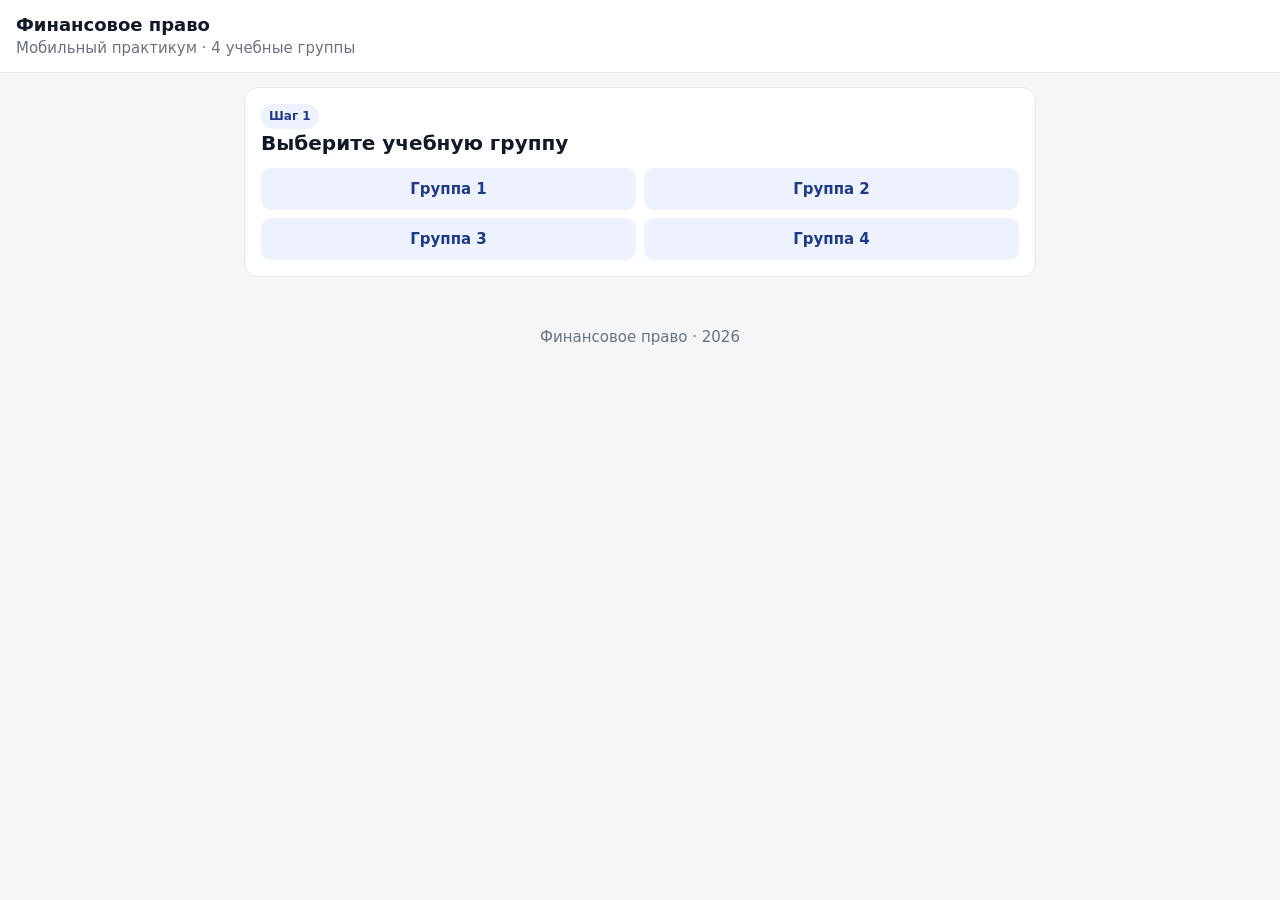
<file: seminar-7-teacher.html>
<!doctype html><html lang="ru"><head><meta charset="utf-8"><meta name="viewport" content="width=device-width,initial-scale=1"><title>Финансовое право — Семинар 7</title><style>body{margin:0;font:15px system-ui,-apple-system,Segoe UI,Arial;background:#f4f6f8;color:#111827;line-height:1.5}header,main{max-width:820px;margin:auto}header{padding:18px 14px 8px}main{padding:0 14px 30px}.card{background:#fff;border:1px solid #e5e7eb;border-radius:14px;padding:16px;margin:12px 0}h1{font-size:24px;margin:5px 0}h2{font-size:19px;color:#173f7a}h3{font-size:16px}.pill{display:inline-block;background:#eef2ff;color:#1e3a8a;padding:4px 8px;border-radius:99px;font-weight:700;font-size:12px}.task{border-left:4px solid #173f7a;background:#f8fafc;padding:10px;border-radius:8px}.back{display:inline-block;color:#173f7a;text-decoration:none;font-weight:700;margin-bottom:8px}.muted{color:#6b7280}.key{border-left:4px solid #0f766e;background:#f0fdfa;padding:10px;border-radius:8px}li{margin:5px 0}</style></head><body><script>if(prompt('PIN преподавателя')!=='5837'){location.href='index.html'}</script><header><a class="back" href="index.html">← Все темы</a><span class="pill">Преподаватель · Семинар 7</span><h1>Правовые основы бюджетного процесса</h1><div class="muted">1 час 20 минут · 5 рабочих команд</div></header><main><section class="card"><h2>Сценарий</h2><ol><li>0–5: организация.</li><li>5–13: разминка.</li><li>13–31: команды.</li><li>31–49: практические задачи.</li><li>49–64: мини-кейс.</li><li>64–74: тест и разбор.</li><li>74–80: доклады к № 8.</li></ol></section><section class="card"><h2>Ключи</h2><div class="key"><b>Цикл:</b> составление → рассмотрение и утверждение → исполнение → отчетность, внешняя проверка, рассмотрение и утверждение отчета. Контроль имеет сквозной характер.</div><ol><li>Составление: прогнозы, расходные обязательства, доходные расчеты.</li><li>Утверждение: представительный орган придает бюджету форму закона/решения.</li><li>Исполнение: ассигнования — объем средств; ЛБО — предел обязательств; платеж — конкретная операция.</li><li>Отчетность: годовой отчет проходит внешнюю проверку и затем утверждение.</li><li>Антикоррупционные механизмы: прозрачность, разделение полномочий, казначейский контроль, аудит, документирование.</li></ol></section><section class="card"><h2>Решения задач</h2><ol><li>Для новой программы проверить полномочие, расходное обязательство, расчет и источник обеспечения.</li><li>Контракт сверх ЛБО анализируется на стадии исполнения по ЛБО, ассигнованиям, контракту и санкционированию.</li><li>Один бюджет не оправдывает неверный КБК: классификация отражает назначение операции.</li><li>Без внешней проверки нарушается предусмотренный порядок рассмотрения годового отчета.</li><li>Срочность не отменяет санкционирование и контроль; возникают риски обхода процедуры, конфликта интересов и нецелевого расхода.</li></ol></section><section class="card"><h2>Красные флаги</h2><ol><li>Составление и утверждение названы одной стадией.</li><li>ЛБО названы фактически перечисленными деньгами.</li><li>Казначейство сведено к обычному банковскому переводу.</li><li>Внешняя проверка отчета названа необязательной.</li><li>Срочность признается основанием обойти контроль.</li></ol></section><section class="card"><h2>Доклады к № 8</h2><ol><li>Государственный (муниципальный) кредит: понятие и формы.</li><li>Государственные и муниципальные заимствования.</li><li>Внутренние и внешние заимствования.</li><li>Государственный долг.</li><li>Управление государственным долгом.</li><li>Государственные ценные бумаги.</li><li>Муниципальный долг.</li><li>Государственные и муниципальные гарантии.</li></ol></section></main></body></html>
</file>
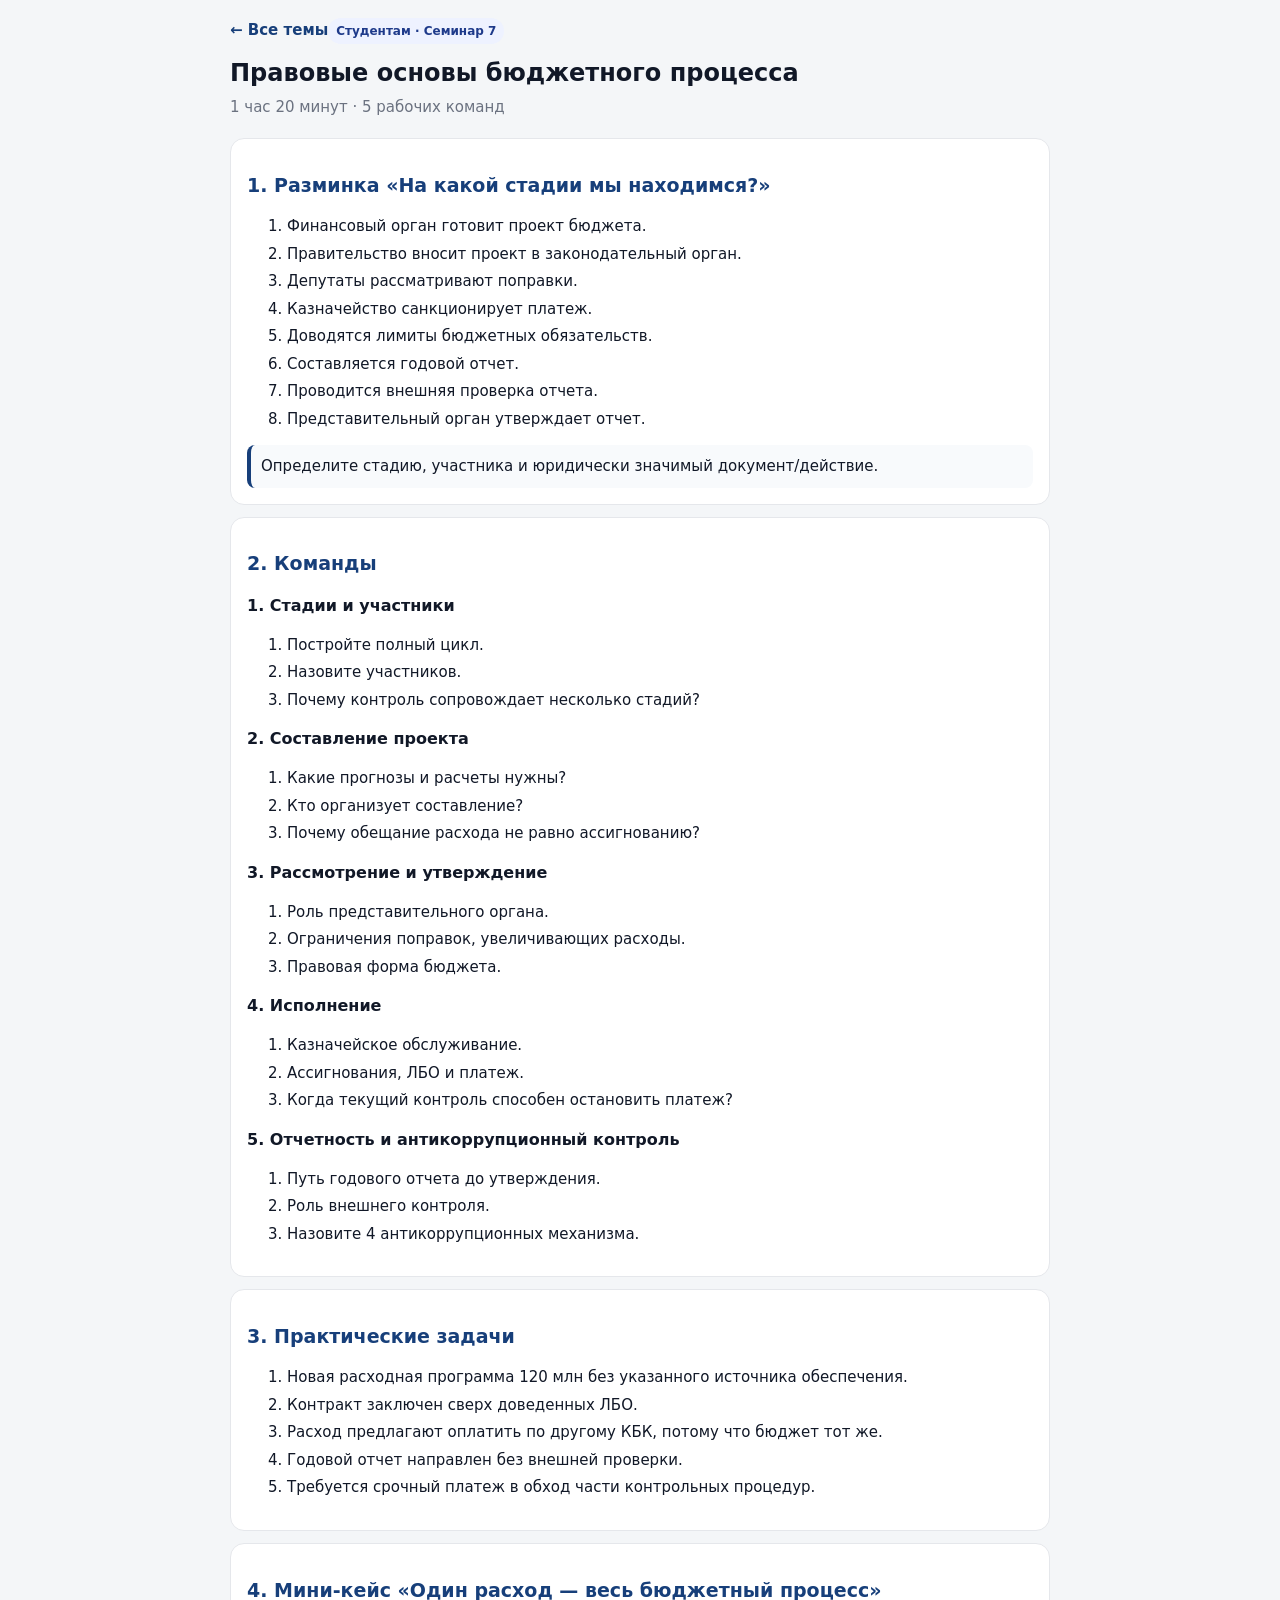
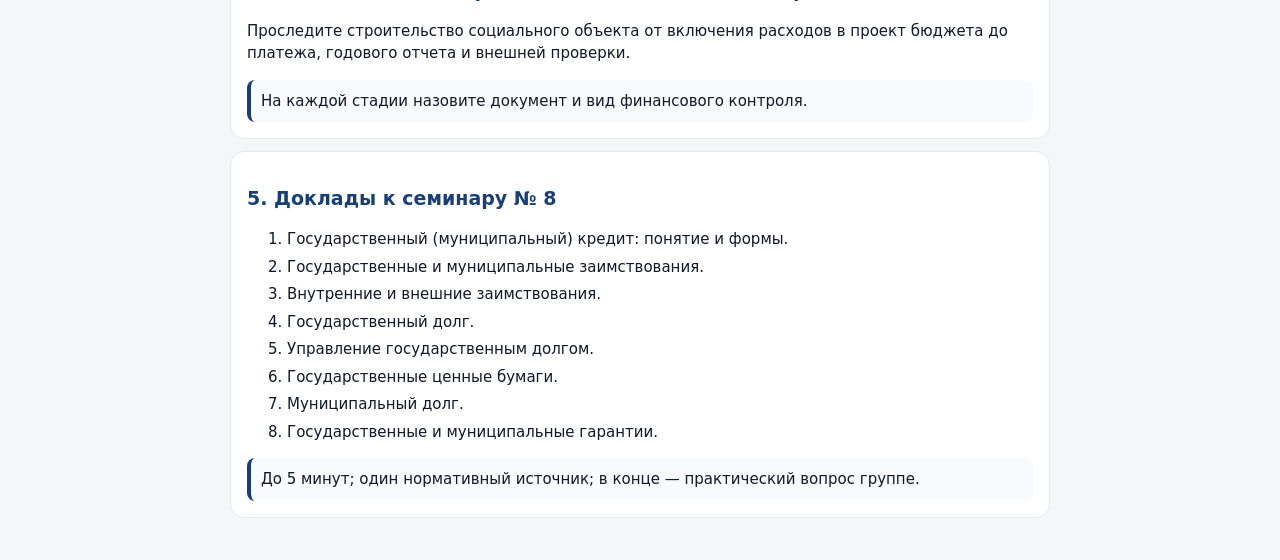
<file: seminar-7.html>
<!doctype html><html lang="ru"><head><meta charset="utf-8"><meta name="viewport" content="width=device-width,initial-scale=1"><title>Финансовое право — Семинар 7</title><style>body{margin:0;font:15px system-ui,-apple-system,Segoe UI,Arial;background:#f4f6f8;color:#111827;line-height:1.5}header,main{max-width:820px;margin:auto}header{padding:18px 14px 8px}main{padding:0 14px 30px}.card{background:#fff;border:1px solid #e5e7eb;border-radius:14px;padding:16px;margin:12px 0}h1{font-size:24px;margin:5px 0}h2{font-size:19px;color:#173f7a}h3{font-size:16px}.pill{display:inline-block;background:#eef2ff;color:#1e3a8a;padding:4px 8px;border-radius:99px;font-weight:700;font-size:12px}.task{border-left:4px solid #173f7a;background:#f8fafc;padding:10px;border-radius:8px}.back{display:inline-block;color:#173f7a;text-decoration:none;font-weight:700;margin-bottom:8px}.muted{color:#6b7280}.key{border-left:4px solid #0f766e;background:#f0fdfa;padding:10px;border-radius:8px}li{margin:5px 0}</style></head><body><header><a class="back" href="index.html">← Все темы</a><span class="pill">Студентам · Семинар 7</span><h1>Правовые основы бюджетного процесса</h1><div class="muted">1 час 20 минут · 5 рабочих команд</div></header><main><section class="card"><h2>1. Разминка «На какой стадии мы находимся?»</h2><ol><li>Финансовый орган готовит проект бюджета.</li><li>Правительство вносит проект в законодательный орган.</li><li>Депутаты рассматривают поправки.</li><li>Казначейство санкционирует платеж.</li><li>Доводятся лимиты бюджетных обязательств.</li><li>Составляется годовой отчет.</li><li>Проводится внешняя проверка отчета.</li><li>Представительный орган утверждает отчет.</li></ol><div class="task">Определите стадию, участника и юридически значимый документ/действие.</div></section><section class="card"><h2>2. Команды</h2><h3>1. Стадии и участники</h3><ol><li>Постройте полный цикл.</li><li>Назовите участников.</li><li>Почему контроль сопровождает несколько стадий?</li></ol><h3>2. Составление проекта</h3><ol><li>Какие прогнозы и расчеты нужны?</li><li>Кто организует составление?</li><li>Почему обещание расхода не равно ассигнованию?</li></ol><h3>3. Рассмотрение и утверждение</h3><ol><li>Роль представительного органа.</li><li>Ограничения поправок, увеличивающих расходы.</li><li>Правовая форма бюджета.</li></ol><h3>4. Исполнение</h3><ol><li>Казначейское обслуживание.</li><li>Ассигнования, ЛБО и платеж.</li><li>Когда текущий контроль способен остановить платеж?</li></ol><h3>5. Отчетность и антикоррупционный контроль</h3><ol><li>Путь годового отчета до утверждения.</li><li>Роль внешнего контроля.</li><li>Назовите 4 антикоррупционных механизма.</li></ol></section><section class="card"><h2>3. Практические задачи</h2><ol><li>Новая расходная программа 120 млн без указанного источника обеспечения.</li><li>Контракт заключен сверх доведенных ЛБО.</li><li>Расход предлагают оплатить по другому КБК, потому что бюджет тот же.</li><li>Годовой отчет направлен без внешней проверки.</li><li>Требуется срочный платеж в обход части контрольных процедур.</li></ol></section><section class="card"><h2>4. Мини-кейс «Один расход — весь бюджетный процесс»</h2><p>Проследите строительство социального объекта от включения расходов в проект бюджета до платежа, годового отчета и внешней проверки.</p><div class="task">На каждой стадии назовите документ и вид финансового контроля.</div></section><section class="card"><h2>5. Доклады к семинару № 8</h2><ol><li>Государственный (муниципальный) кредит: понятие и формы.</li><li>Государственные и муниципальные заимствования.</li><li>Внутренние и внешние заимствования.</li><li>Государственный долг.</li><li>Управление государственным долгом.</li><li>Государственные ценные бумаги.</li><li>Муниципальный долг.</li><li>Государственные и муниципальные гарантии.</li></ol><div class="task">До 5 минут; один нормативный источник; в конце — практический вопрос группе.</div></section></main></body></html>
</file>
<file: seminar-5.css>
:root{--navy:#173f7a;--ink:#17263b;--muted:#586779;--line:#dce3eb;--paper:#fff;--bg:#f3f5f8;--light:#edf2fa;--gold:#c29b51;--green:#176245;--red:#972e28}
*{box-sizing:border-box}html{scroll-behavior:smooth;scroll-padding-top:90px}body{margin:0;background:var(--bg);color:var(--ink);font:16px/1.65 system-ui,-apple-system,Segoe UI,Arial,sans-serif}a{color:var(--navy);text-underline-offset:3px}button,input,select,textarea{font:inherit}button,a,summary{touch-action:manipulation}button,select,summary{cursor:pointer}button:disabled,select:disabled,textarea:disabled{cursor:not-allowed}button:disabled{opacity:.6}:focus-visible{outline:3px solid #ac7518;outline-offset:4px}[hidden]{display:none!important}.skip{position:fixed;top:-100px;left:16px;background:white;padding:12px;z-index:20}.skip:focus{top:8px}.site-header{background:#fff;border-bottom:1px solid var(--line);position:sticky;top:0;z-index:10}.header-inner{max-width:1060px;margin:auto;display:flex;align-items:center;justify-content:space-between;gap:16px;padding:12px 24px}.brand{font-weight:800;text-decoration:none;line-height:1.3}.brand span{display:block;font-size:12px;color:var(--muted);font-weight:400;margin-top:3px}.back-link{font-size:14px;font-weight:700;white-space:nowrap}main{max-width:1060px;padding:28px 24px;margin:auto}.hero{background:var(--navy);color:white;border-radius:18px;padding:36px 40px;margin-bottom:22px;position:relative;overflow:hidden;border-top:4px solid var(--gold)}.eyebrow{font-size:11px;font-weight:800;letter-spacing:1.3px;color:var(--muted);display:block}.hero .eyebrow{color:#d7e3f4;display:flex;justify-content:space-between;gap:12px;flex-wrap:wrap}.hero .eyebrow span{letter-spacing:.5px}h1{font-size:clamp(28px,4.6vw,46px);line-height:1.14;letter-spacing:-1px;margin:24px 0 18px;max-width:780px}h1 span{color:#cbdcf5}.full-title{max-width:740px;color:#e2eaf6;margin:0;font-size:15px}.hero-facts{display:flex;flex-wrap:wrap;gap:12px 28px;border-top:1px solid #4a6593;padding-top:20px;margin-top:28px;font-size:13px;color:#dce6f5}.hero-facts b{font-size:21px;color:white;margin-right:4px}.card{padding:28px 32px;border:1px solid var(--line);border-radius:16px;background:var(--paper);margin:20px 0}.card h2{font-size:24px;letter-spacing:-.4px;line-height:1.25;margin:6px 0 16px}.card h3{font-size:18px;margin:8px 0}p{margin:10px 0 16px}.small{font-size:13px}.muted{color:var(--muted)}.selectors{display:grid;grid-template-columns:1fr 1fr;gap:16px}label{display:block;font-size:14px;font-weight:650;margin:12px 0 6px}select,textarea{width:100%;border:1px solid #aebbc9;background:#fff;border-radius:9px;padding:11px 12px;color:var(--ink);font-size:16px}textarea{resize:vertical;min-height:110px;line-height:1.5}textarea:disabled,select:disabled{background:#f3f5f8}.context{background:var(--light);padding:10px 14px;border-radius:8px;color:var(--navy);font-size:14px;font-weight:650}.stage-nav{display:grid;grid-template-columns:repeat(5,minmax(0,1fr));gap:8px;margin:24px 0}.stage-nav a{padding:14px 12px;background:#fff;border:1px solid var(--line);border-radius:10px;text-decoration:none;font-size:12px;font-weight:700;line-height:1.4}.stage-nav b{display:block;font-size:22px;line-height:1.2;margin-bottom:7px;color:var(--navy)}.stage-nav span{display:block;color:var(--muted);font-size:11px;margin-top:4px;font-weight:400}.stage-nav a:hover{border-color:var(--navy);background:var(--light)}.section-head{display:flex;gap:14px;align-items:flex-start}.step{display:grid;place-items:center;border:1px solid #c6d3e5;color:var(--navy);border-radius:10px;min-width:43px;height:43px;font-size:16px;font-weight:800}.section-head h2{margin-bottom:12px}.section-head .eyebrow{margin-top:2px;font-size:10px}details{border:1px solid var(--line);border-radius:10px;margin-top:16px;padding:0 18px}summary{padding:15px 0;font-size:15px;font-weight:700;line-height:1.45}details[open] summary{border-bottom:1px solid var(--line);margin-bottom:14px}details p:last-child{margin-bottom:18px}.spaced{padding-left:22px}.spaced li{padding-left:4px;margin:12px 0}.callout{background:#f0f4fa;border-left:3px solid var(--navy);border-radius:0 9px 9px 0;padding:16px 20px;margin:18px 0}.callout p{margin:6px 0 0}.callout h3{margin-top:0}.callout small{display:block;margin-top:10px;color:var(--muted)}button,.button{display:inline-flex;align-items:center;justify-content:center;min-height:46px;border:1px solid var(--navy);border-radius:9px;background:var(--navy);color:#fff;font-size:14px;font-weight:750;padding:10px 20px;margin:10px 8px 4px 0;text-decoration:none}.secondary{background:var(--light);color:var(--navy);border-color:#c7d4e6}.answer-guide{display:flex;flex-wrap:wrap;gap:8px;margin:18px 0}.answer-guide span{background:var(--light);color:var(--navy);font-size:12px;padding:4px 10px;border-radius:20px}.case-card.assigned{border-color:#7c97ba}.case-tag{display:inline-block;border-radius:5px;padding:2px 6px;background:#e6f4ec;color:var(--green);font-size:10px;font-weight:800;margin-left:6px}.case-card textarea{margin-bottom:16px}.case-story{font-size:17px;line-height:1.7}.roles{display:grid;grid-template-columns:repeat(3,minmax(0,1fr));gap:12px;margin:24px 0}.roles>div{background:#f7f9fc;border:1px solid var(--line);padding:18px;border-radius:10px}.roles b{font-size:11px;color:var(--muted)}.roles h3{font-size:16px}.roles p{font-size:13px;line-height:1.55;margin-bottom:0}fieldset{border:0;border-bottom:1px solid var(--line);margin:24px 0;padding:0 0 24px;min-width:0}legend{font-weight:700;line-height:1.5;float:left;width:100%;margin-bottom:12px}legend+label{clear:both}.option{display:flex;align-items:flex-start;gap:10px;line-height:1.5;font-weight:400;padding:12px 14px;border:1px solid var(--line);border-radius:9px;cursor:pointer;margin:7px 0;font-size:15px}.option:hover{background:#f6f8fc}.option:has(input:checked){background:var(--light);border-color:var(--navy)}.option input{width:18px;height:18px;flex:none;margin-top:3px;accent-color:var(--navy)}.feedback{font-size:14px;background:#f4f7fb;padding:12px 14px;border-radius:8px;margin-top:10px}.correct{border-left:3px solid var(--green)}.incorrect{border-left:3px solid var(--red)}.result{padding:18px;background:var(--light);border:1px solid #b9cbe4;border-radius:10px;margin:18px 0;font-weight:700}.rubric{display:grid;grid-template-columns:1fr auto;gap:10px;font-size:14px}.rubric dd{font-weight:700}.sources{font-size:14px}.sources li{margin:10px 0;overflow-wrap:anywhere}.bottom-nav{display:flex;justify-content:space-between;align-items:center;gap:18px;font-size:13px}.notice{padding:16px;background:#fff3d6;border:1px solid #d4b96e;border-radius:10px}footer{text-align:center;font-size:12px;color:var(--muted);padding:8px 20px 36px}
@media(max-width:650px){html{scroll-padding-top:80px}.header-inner{padding:12px 16px}.brand{font-size:15px}.back-link{font-size:12px}main{padding:16px 12px}.hero{padding:25px 22px;border-radius:14px}.hero .eyebrow{font-size:10px;letter-spacing:.8px}h1{font-size:31px;letter-spacing:-.7px}.full-title{font-size:13px}.hero-facts{gap:10px 20px}.hero-facts span{flex-basis:40%;font-size:12px}.hero-facts b{font-size:20px}.card{padding:22px 18px;border-radius:12px}.card h2{font-size:21px}.selectors{grid-template-columns:1fr;gap:0}.stage-nav{grid-template-columns:repeat(3,minmax(0,1fr));gap:6px}.stage-nav a{font-size:11px;padding:11px 9px}.stage-nav b{font-size:19px}.roles{grid-template-columns:1fr}.roles>div{padding:14px 16px}.roles h3{margin:2px 0}.section-head{gap:10px}.step{min-width:36px;height:36px;font-size:14px}.section-head .eyebrow{font-size:9px;letter-spacing:.6px}.callout{padding:14px}details{padding:0 12px}.option{font-size:14px;padding:12px 10px}.bottom-nav{align-items:flex-start;flex-direction:column;gap:8px}.bottom-nav .button{width:100%;font-size:12px}button{max-width:100%}.rubric{font-size:13px}.rubric dd{margin-left:10px}}
@media(prefers-reduced-motion:reduce){html{scroll-behavior:auto}}
@media print{.site-header,.stage-nav,.setup,button,.bottom-nav,footer,.skip,.feedback{display:none}body{background:white;color:black;font-size:11pt}main{max-width:none;padding:0}.hero{background:white;color:black;padding:0;border:0}.hero h1 span,.hero .eyebrow,.full-title,.hero-facts,.hero-facts b{color:black}.card{break-inside:auto;padding:12px 0;border:0;border-bottom:1px solid #999}.roles{grid-template-columns:repeat(3,1fr)}textarea{display:none}.sources a{color:black}}
</file>
